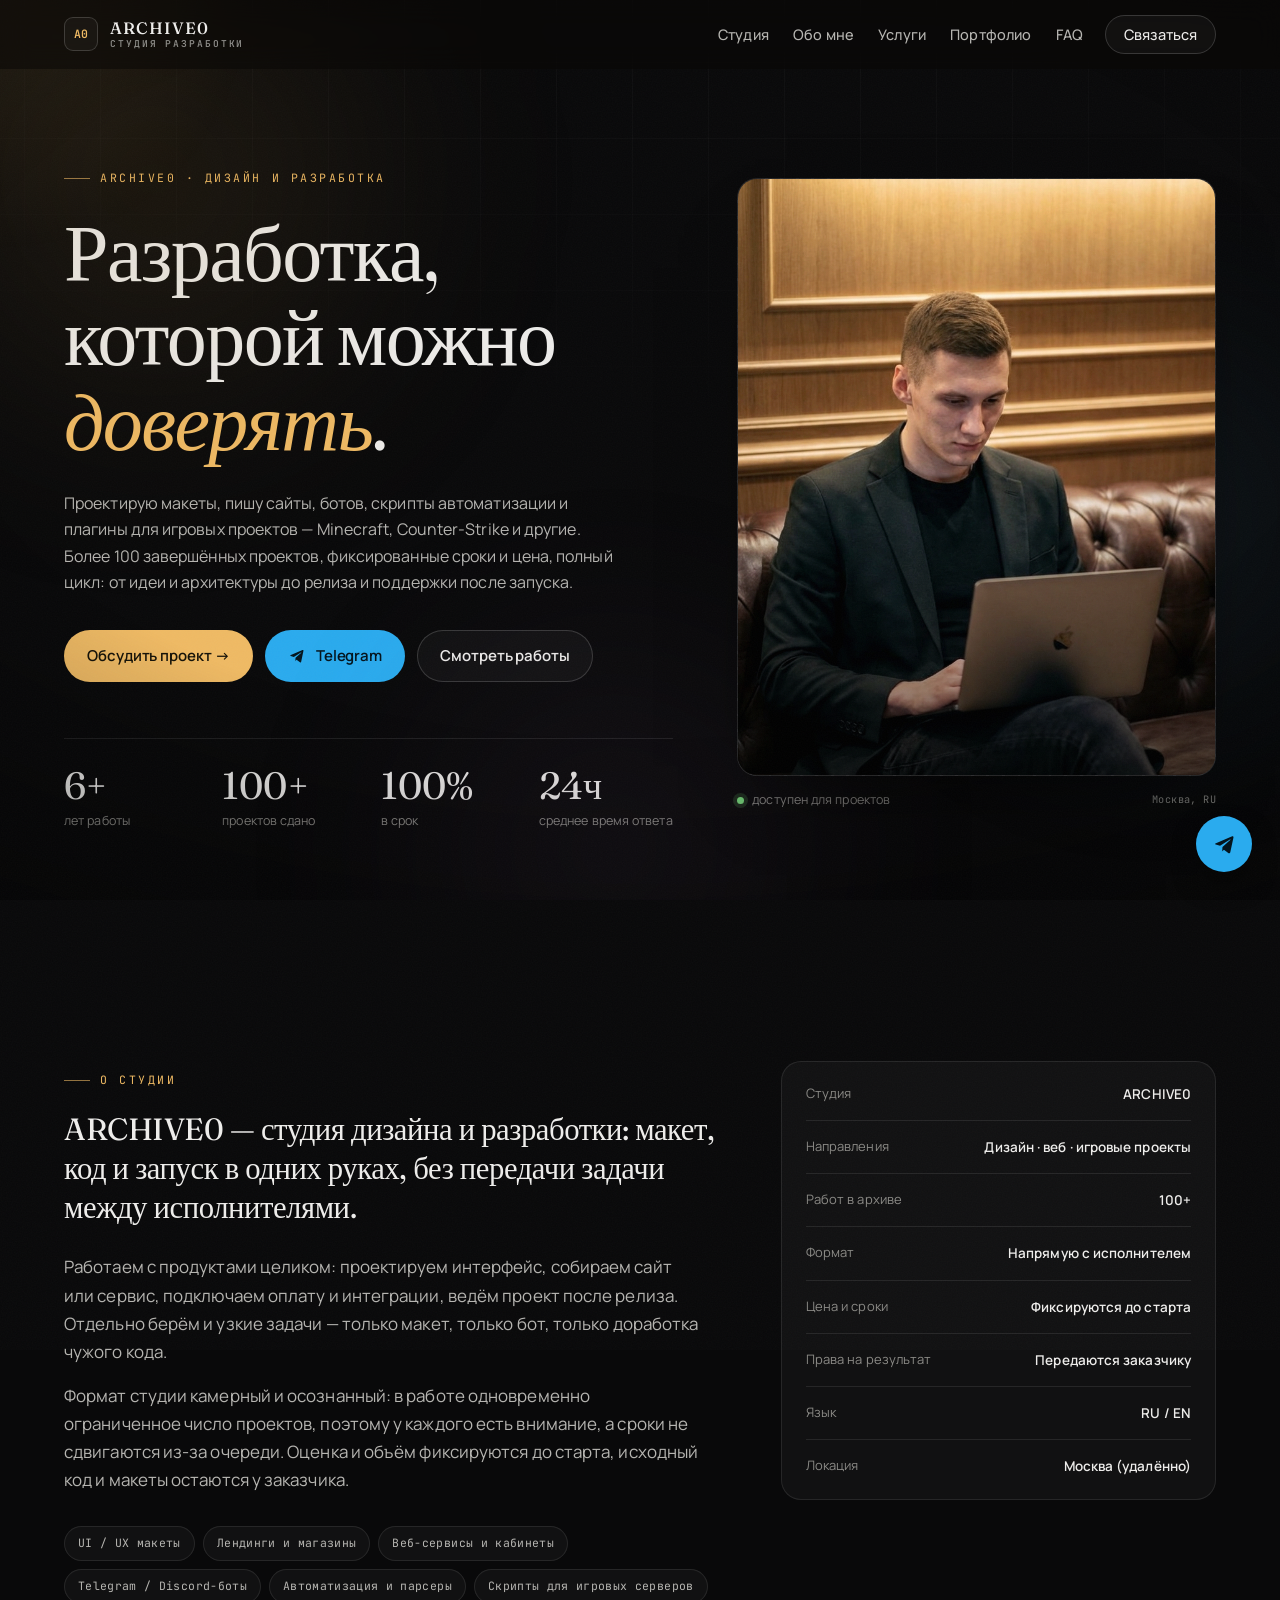
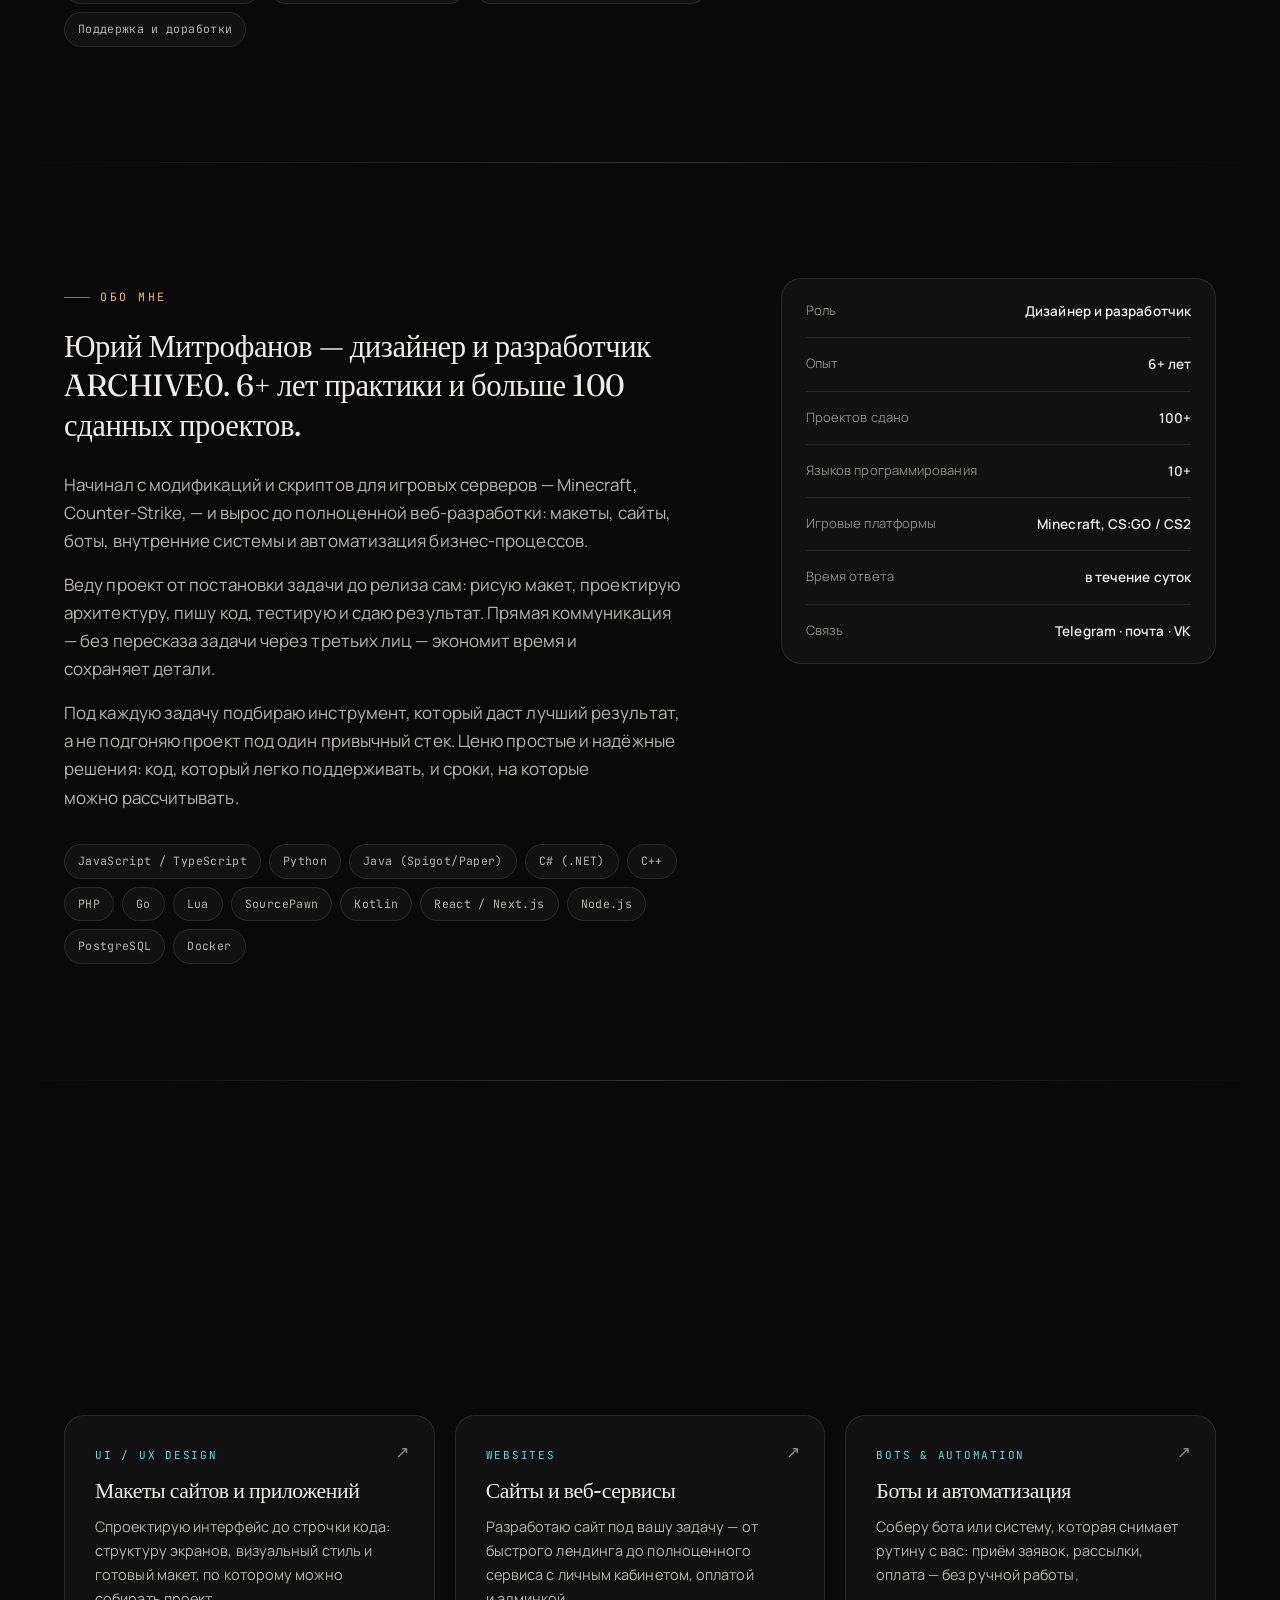
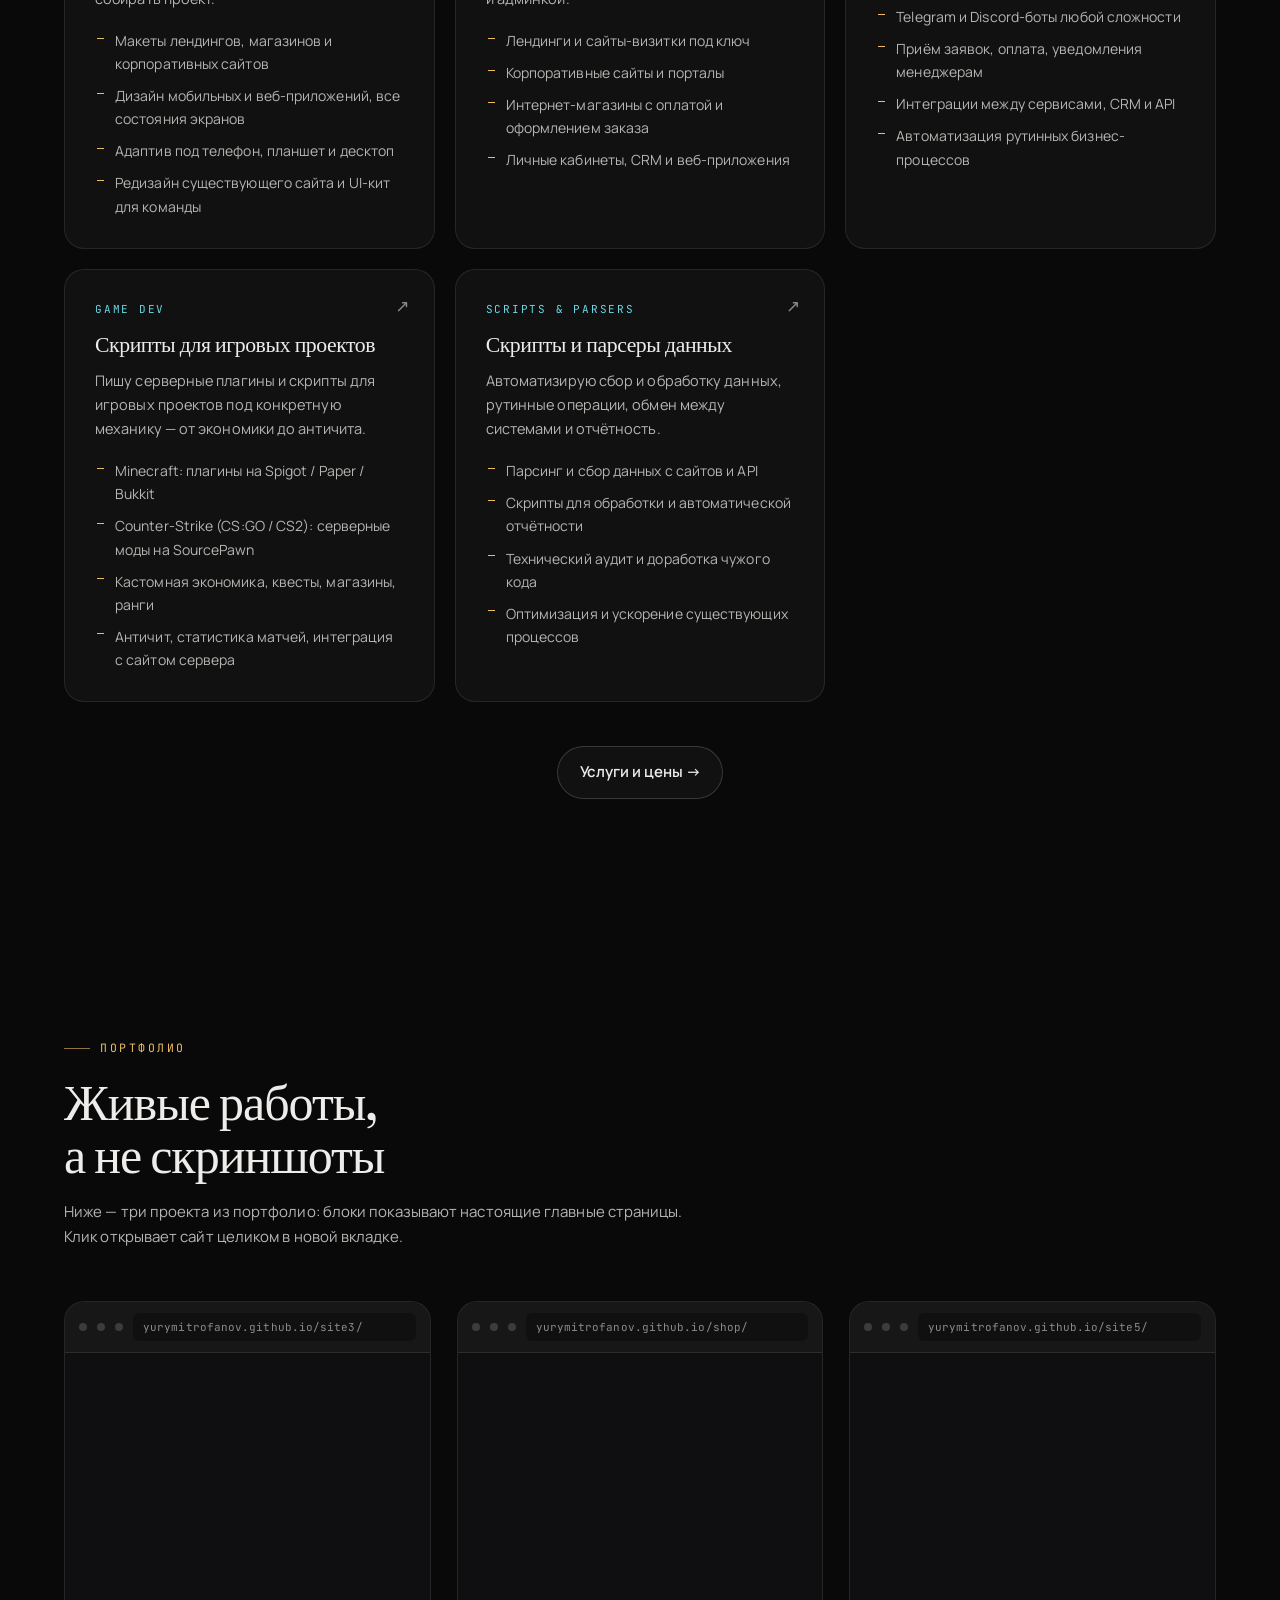
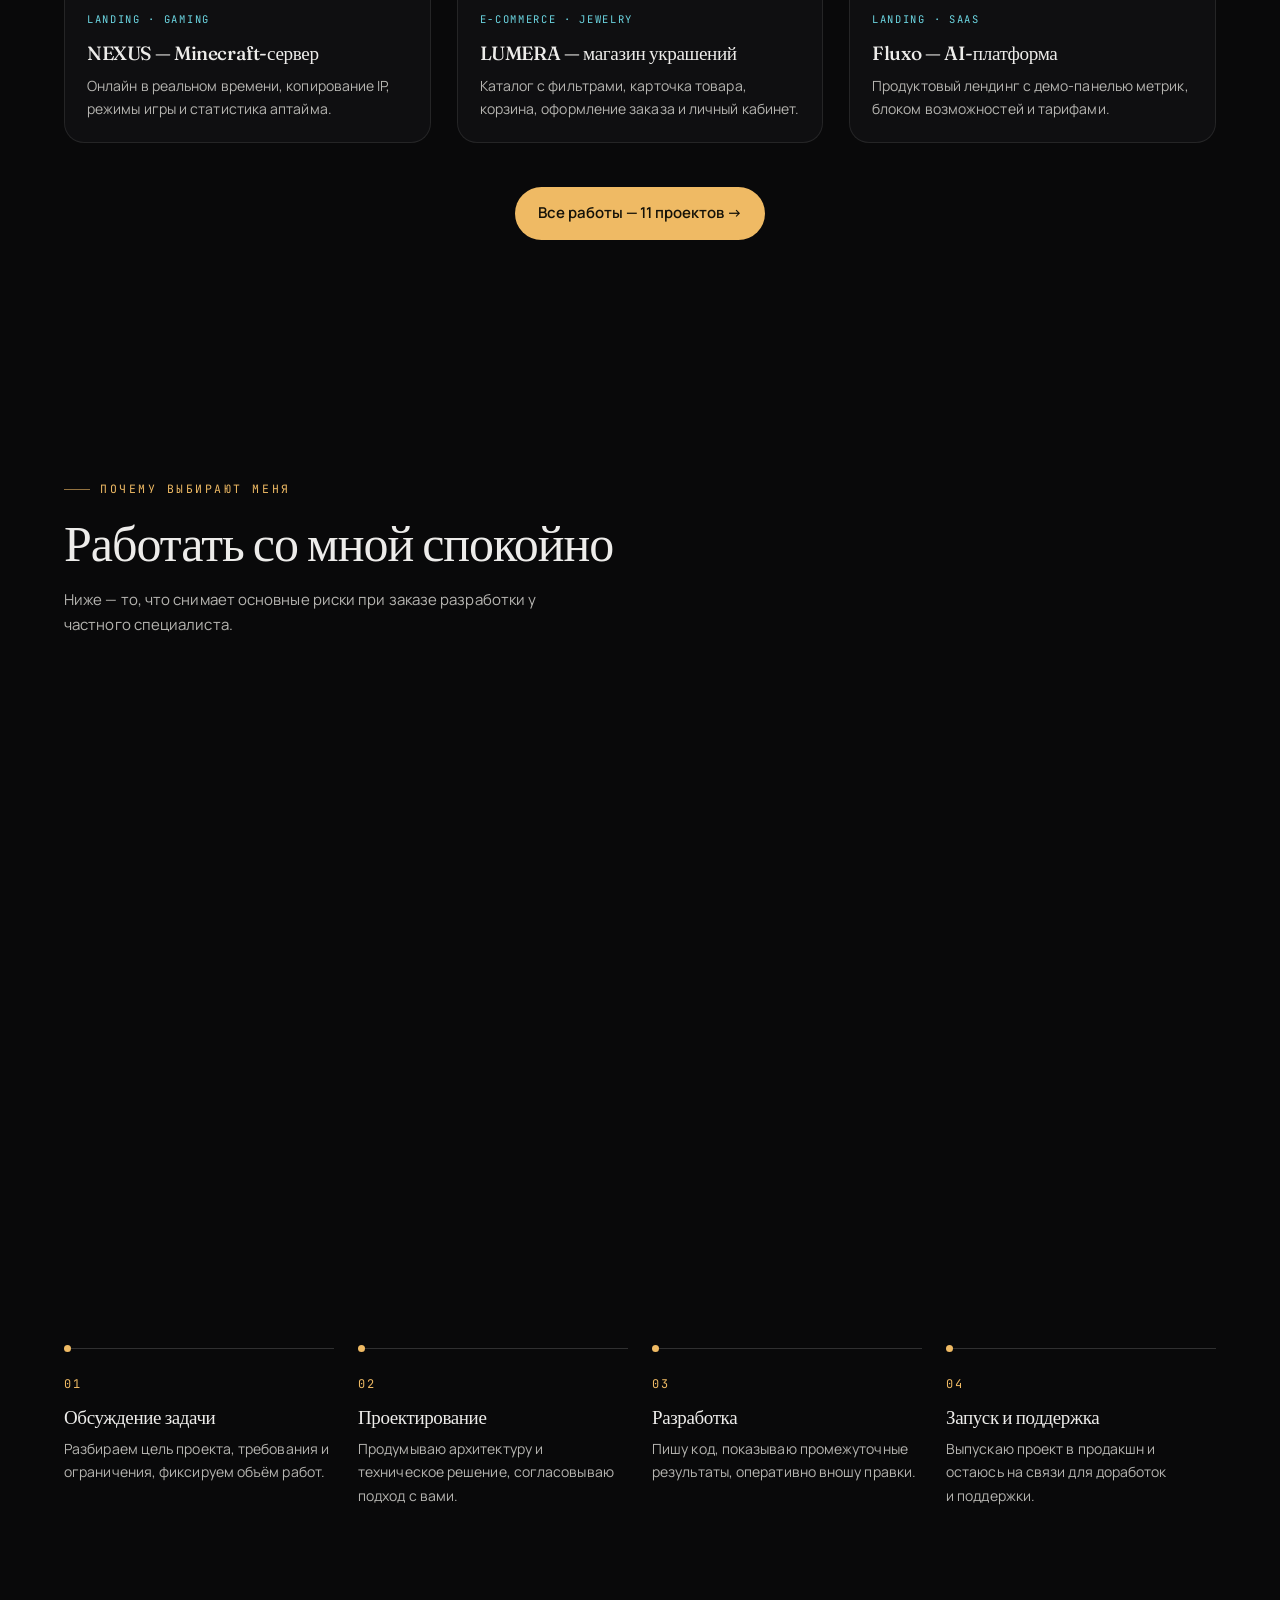
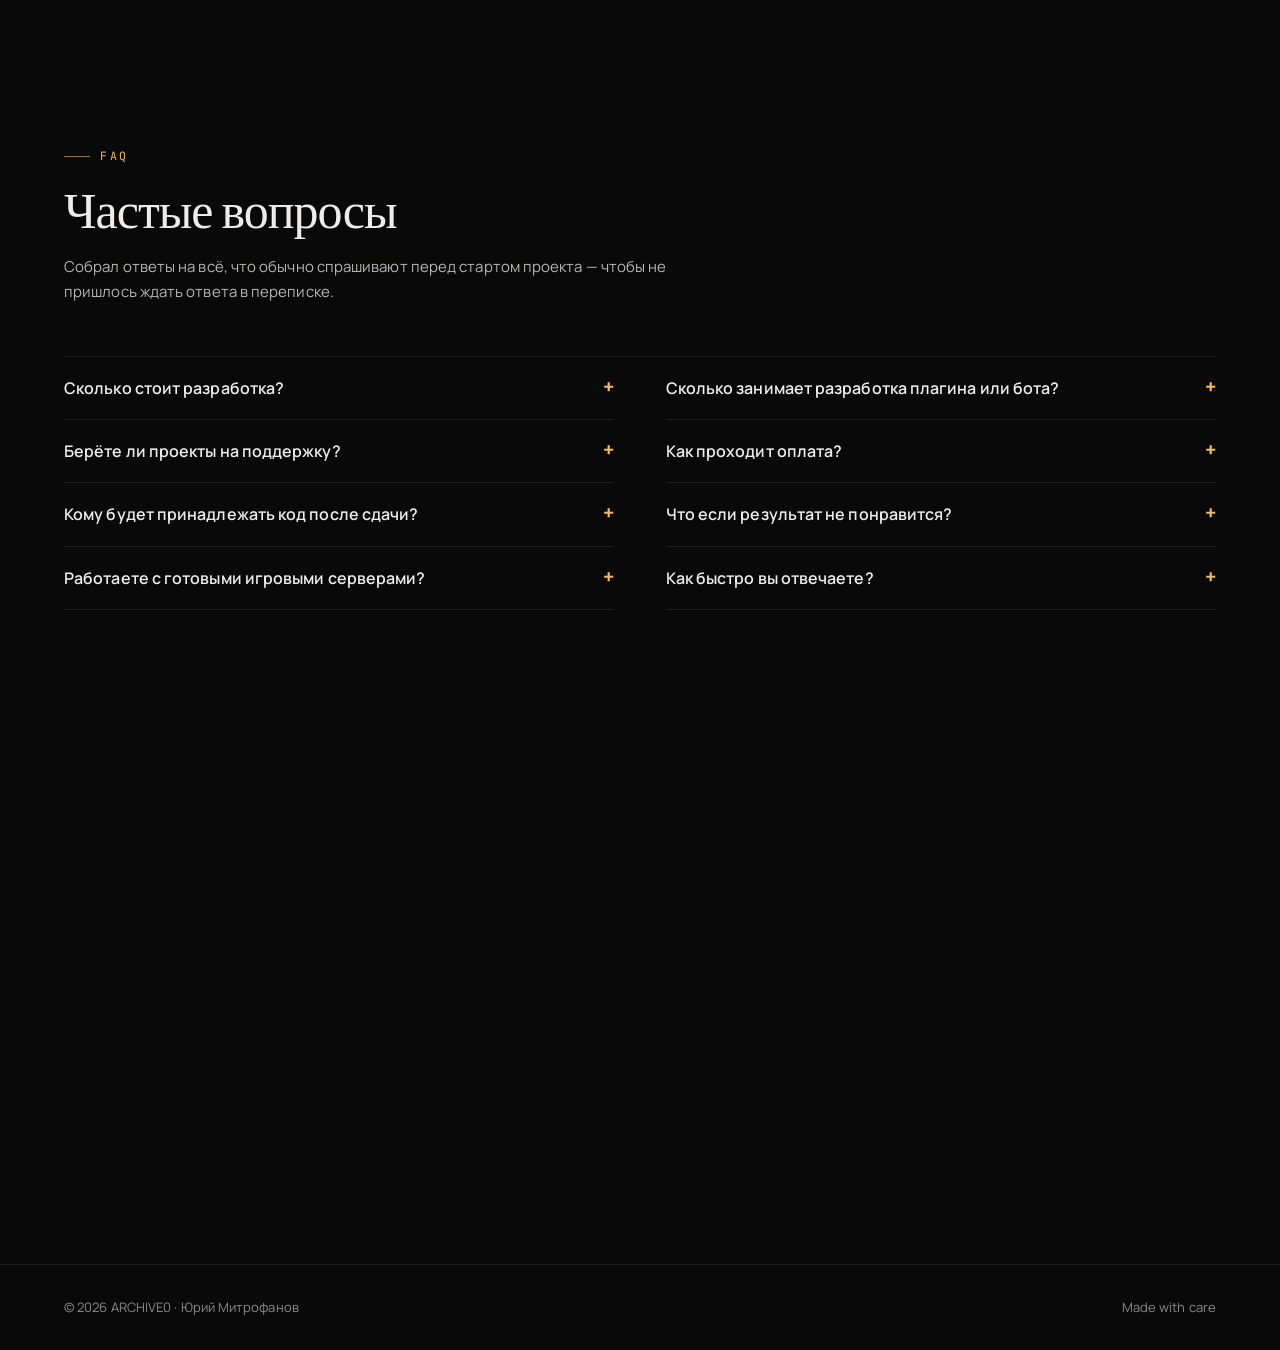
<file: index.html>
<!DOCTYPE html>
<html lang="ru">
<head>
<meta charset="UTF-8">
<meta name="viewport" content="width=device-width, initial-scale=1.0">
<title>ARCHIVE0 — студия разработки и дизайна</title>
<meta name="description" content="ARCHIVE0 — студия разработки и дизайна Юрия Митрофанова: макеты, сайты, боты, автоматизация и скрипты для игровых проектов. 100+ работ, фиксированные цена и сроки.">
<link rel="preconnect" href="https://fonts.googleapis.com">
<link rel="preconnect" href="https://fonts.gstatic.com" crossorigin>
<link href="https://fonts.googleapis.com/css2?family=Fraunces:opsz,wght@9..144,300;9..144,400;9..144,500;9..144,600;9..144,700&family=Manrope:wght@300;400;500;600;700&family=JetBrains+Mono:wght@400;500&display=swap" rel="stylesheet">
<link rel="stylesheet" href="assets/css/base.css">
<link rel="stylesheet" href="assets/css/background.css">
<link rel="stylesheet" href="assets/css/layout.css">
<link rel="stylesheet" href="assets/css/nav.css">
<link rel="stylesheet" href="assets/css/buttons.css">
<link rel="stylesheet" href="assets/css/hero.css">
<link rel="stylesheet" href="assets/css/about.css">
<link rel="stylesheet" href="assets/css/services.css">
<link rel="stylesheet" href="assets/css/portfolio.css">
<link rel="stylesheet" href="assets/css/faq.css">
<link rel="stylesheet" href="assets/css/contact.css">
<link rel="stylesheet" href="assets/css/footer.css">
<link rel="stylesheet" href="assets/css/animations.css">
<link rel="stylesheet" href="assets/css/responsive.css">
<script>document.documentElement.classList.add('js');</script>
</head>
<body>

<div class="bg-anim" aria-hidden="true"><span class="b1"></span><span class="b2"></span><span class="b3"></span></div>
<div class="grain" aria-hidden="true"></div>
<div class="glow" id="glow" aria-hidden="true"></div>

<nav id="nav">
  <div class="wrap">
    <a href="index.html" class="brand">
      <span class="seal">A0</span>
      <span class="brand-text"><span class="brand-name">ARCHIVE0</span><span class="brand-sub">студия разработки</span></span>
    </a>
    <ul>
      <li><a href="#about">Студия</a></li>
      <li><a href="#me">Обо мне</a></li>
      <li><a href="uslugi.html">Услуги</a></li>
      <li><a href="portfolio.html">Портфолио</a></li>
      <li><a href="#faq">FAQ</a></li>
      <li><a href="#contact" class="nav-cta">Связаться</a></li>
    </ul>
    <button class="nav-toggle" id="navToggle" aria-label="Меню"><span></span><span></span><span></span></button>
  </div>
</nav>

<div class="mobile-menu" id="mobileMenu">
  <a href="#about">О студии</a>
  <a href="#me">Обо мне</a>
  <a href="uslugi.html">Услуги</a>
  <a href="portfolio.html">Портфолио</a>
  <a href="#faq">FAQ</a>
  <a href="#contact" class="nav-cta">Связаться</a>
</div>

<header class="hero">
  <div class="wrap">
    <div class="hero-copy reveal">
      <div class="eyebrow">ARCHIVE0 · дизайн и разработка</div>
      <h1>Разработка,<br>которой можно<br><em>доверять</em>.</h1>
      <p class="lede">Проектирую макеты, пишу сайты, ботов, скрипты автоматизации и плагины для игровых проектов — Minecraft, Counter-Strike и другие. Более 100 завершённых проектов, фиксированные сроки и цена, полный цикл: от идеи и архитектуры до релиза и поддержки после запуска.</p>
      <div class="hero-actions">
        <a href="#contact" class="btn btn-primary">Обсудить проект →</a>
        <a href="https://t.me/neizvestny21" target="_blank" rel="noopener" class="btn btn-tg">
          <svg viewBox="0 0 24 24" fill="currentColor"><path d="M9.78 18.65l.28-4.23 7.68-6.92c.34-.31-.07-.46-.52-.19L7.74 13.3 3.64 12c-.88-.25-.89-.86.2-1.3L19.4 4.13c.73-.33 1.43.18 1.15 1.3l-2.99 14.1c-.21.98-.8 1.22-1.62.76l-4.47-3.3-2.16 2.08c-.24.24-.44.44-.9.44z"/></svg>
          Telegram
        </a>
        <a href="portfolio.html" class="btn btn-ghost">Смотреть работы</a>
      </div>
      <div class="hero-stats">
        <div>
          <div class="stat-num" data-count="6" data-suffix="+">0</div>
          <div class="stat-label">лет работы</div>
        </div>
        <div>
          <div class="stat-num" data-count="100" data-suffix="+">0</div>
          <div class="stat-label">проектов сдано</div>
        </div>
        <div>
          <div class="stat-num" data-count="100" data-suffix="%">0%</div>
          <div class="stat-label">в срок</div>
        </div>
        <div>
          <div class="stat-num" data-count="24" data-suffix="ч">0</div>
          <div class="stat-label">среднее время ответа</div>
        </div>
      </div>
    </div>
    <div class="hero-frame reveal">
      <div class="frame-plate" id="tiltCard">
        <img src="assets/img/hero.jpg" alt="Юрий Митрофанов — дизайнер и разработчик ARCHIVE0" width="768" height="1376" decoding="async">
      </div>
      <div class="plate-caption">
        <span><span class="dot"></span>доступен для проектов</span>
        <span class="mono">Москва, RU</span>
      </div>
    </div>
  </div>
</header>

<section class="about" id="about">
  <div class="wrap">
    <div class="about-main reveal">
      <div class="eyebrow">О студии</div>
      <p class="about-lead" style="margin-top:20px;">ARCHIVE0 — студия дизайна и разработки: макет, код и запуск в одних руках, без передачи задачи между исполнителями.</p>
      <div class="about-body">
        <p>Работаем с продуктами целиком: проектируем интерфейс, собираем сайт или сервис, подключаем оплату и интеграции, ведём проект после релиза. Отдельно берём и узкие задачи — только макет, только бот, только доработка чужого кода.</p>
        <p>Формат студии камерный и осознанный: в работе одновременно ограниченное число проектов, поэтому у каждого есть внимание, а сроки не сдвигаются из-за очереди. Оценка и объём фиксируются до старта, исходный код и макеты остаются у заказчика.</p>
      </div>
      <div class="stack-list">
        <span class="stack-tag">UI / UX макеты</span>
        <span class="stack-tag">Лендинги и магазины</span>
        <span class="stack-tag">Веб-сервисы и кабинеты</span>
        <span class="stack-tag">Telegram / Discord-боты</span>
        <span class="stack-tag">Автоматизация и парсеры</span>
        <span class="stack-tag">Скрипты для игровых серверов</span>
        <span class="stack-tag">Поддержка и доработки</span>
      </div>
    </div>
    <div class="about-side reveal">
      <div class="side-row"><span class="k">Студия</span><span class="v">ARCHIVE0</span></div>
      <div class="side-row"><span class="k">Направления</span><span class="v">Дизайн · веб · игровые проекты</span></div>
      <div class="side-row"><span class="k">Работ в архиве</span><span class="v">100+</span></div>
      <div class="side-row"><span class="k">Формат</span><span class="v">Напрямую с исполнителем</span></div>
      <div class="side-row"><span class="k">Цена и сроки</span><span class="v">Фиксируются до старта</span></div>
      <div class="side-row"><span class="k">Права на результат</span><span class="v">Передаются заказчику</span></div>
      <div class="side-row"><span class="k">Язык</span><span class="v">RU / EN</span></div>
      <div class="side-row"><span class="k">Локация</span><span class="v">Москва (удалённо)</span></div>
    </div>
  </div>
</section>

<div class="divider"></div>

<section class="about" id="me">
  <div class="wrap">
    <div class="about-main reveal">
      <div class="eyebrow">Обо мне</div>
      <p class="about-lead" style="margin-top:20px;">Юрий Митрофанов — дизайнер и разработчик ARCHIVE0. 6+ лет практики и больше 100 сданных проектов.</p>
      <div class="about-body">
        <p>Начинал с модификаций и скриптов для игровых серверов — Minecraft, Counter-Strike, — и вырос до полноценной веб-разработки: макеты, сайты, боты, внутренние системы и автоматизация бизнес-процессов.</p>
        <p>Веду проект от постановки задачи до релиза сам: рисую макет, проектирую архитектуру, пишу код, тестирую и сдаю результат. Прямая коммуникация — без пересказа задачи через третьих лиц — экономит время и сохраняет детали.</p>
        <p>Под каждую задачу подбираю инструмент, который даст лучший результат, а не подгоняю проект под один привычный стек. Ценю простые и надёжные решения: код, который легко поддерживать, и сроки, на которые можно рассчитывать.</p>
      </div>
      <div class="stack-list">
        <span class="stack-tag">JavaScript / TypeScript</span>
        <span class="stack-tag">Python</span>
        <span class="stack-tag">Java (Spigot/Paper)</span>
        <span class="stack-tag">C# (.NET)</span>
        <span class="stack-tag">C++</span>
        <span class="stack-tag">PHP</span>
        <span class="stack-tag">Go</span>
        <span class="stack-tag">Lua</span>
        <span class="stack-tag">SourcePawn</span>
        <span class="stack-tag">Kotlin</span>
        <span class="stack-tag">React / Next.js</span>
        <span class="stack-tag">Node.js</span>
        <span class="stack-tag">PostgreSQL</span>
        <span class="stack-tag">Docker</span>
      </div>
    </div>
    <div class="about-side reveal">
      <div class="side-row"><span class="k">Роль</span><span class="v">Дизайнер и разработчик</span></div>
      <div class="side-row"><span class="k">Опыт</span><span class="v">6+ лет</span></div>
      <div class="side-row"><span class="k">Проектов сдано</span><span class="v">100+</span></div>
      <div class="side-row"><span class="k">Языков программирования</span><span class="v">10+</span></div>
      <div class="side-row"><span class="k">Игровые платформы</span><span class="v">Minecraft, CS:GO / CS2</span></div>
      <div class="side-row"><span class="k">Время ответа</span><span class="v">в течение суток</span></div>
      <div class="side-row"><span class="k">Связь</span><span class="v">Telegram · почта · VK</span></div>
    </div>
  </div>
</section>

<div class="divider"></div>

<section class="services" id="services">
  <div class="wrap">
    <div class="sec-head reveal">
      <div class="eyebrow">Услуги</div>
      <h2>Что я делаю</h2>
      <p>Беру задачу целиком — от идеи и технического решения до запуска, приёмки и поддержки. Работаю по фиксированной цене и срокам, которые прописаны заранее.</p>
    </div>
    <div class="service-grid reveal stagger">
      <div class="service-card">
        <span class="arrow" aria-hidden="true">↗</span>
        <div class="service-tag">ui / ux design</div>
        <h3>Макеты сайтов и приложений</h3>
        <p>Спроектирую интерфейс до строчки кода: структуру экранов, визуальный стиль и готовый макет, по которому можно собирать проект.</p>
        <ul>
          <li>Макеты лендингов, магазинов и корпоративных сайтов</li>
          <li>Дизайн мобильных и веб-приложений, все состояния экранов</li>
          <li>Адаптив под телефон, планшет и десктоп</li>
          <li>Редизайн существующего сайта и UI-кит для команды</li>
        </ul>
      </div>
      <div class="service-card">
        <span class="arrow" aria-hidden="true">↗</span>
        <div class="service-tag">websites</div>
        <h3>Сайты и веб-сервисы</h3>
        <p>Разработаю сайт под вашу задачу — от быстрого лендинга до полноценного сервиса с личным кабинетом, оплатой и админкой.</p>
        <ul>
          <li>Лендинги и сайты-визитки под ключ</li>
          <li>Корпоративные сайты и порталы</li>
          <li>Интернет-магазины с оплатой и оформлением заказа</li>
          <li>Личные кабинеты, CRM и веб-приложения</li>
        </ul>
      </div>
      <div class="service-card">
        <span class="arrow" aria-hidden="true">↗</span>
        <div class="service-tag">bots &amp; automation</div>
        <h3>Боты и автоматизация</h3>
        <p>Соберу бота или систему, которая снимает рутину с вас: приём заявок, рассылки, оплата — без ручной работы.</p>
        <ul>
          <li>Telegram и Discord-боты любой сложности</li>
          <li>Приём заявок, оплата, уведомления менеджерам</li>
          <li>Интеграции между сервисами, CRM и API</li>
          <li>Автоматизация рутинных бизнес-процессов</li>
        </ul>
      </div>
      <div class="service-card">
        <span class="arrow" aria-hidden="true">↗</span>
        <div class="service-tag">game dev</div>
        <h3>Скрипты для игровых проектов</h3>
        <p>Пишу серверные плагины и скрипты для игровых проектов под конкретную механику — от экономики до античита.</p>
        <ul>
          <li>Minecraft: плагины на Spigot / Paper / Bukkit</li>
          <li>Counter-Strike (CS:GO / CS2): серверные моды на SourcePawn</li>
          <li>Кастомная экономика, квесты, магазины, ранги</li>
          <li>Античит, статистика матчей, интеграция с сайтом сервера</li>
        </ul>
      </div>
      <div class="service-card">
        <span class="arrow" aria-hidden="true">↗</span>
        <div class="service-tag">scripts &amp; parsers</div>
        <h3>Скрипты и парсеры данных</h3>
        <p>Автоматизирую сбор и обработку данных, рутинные операции, обмен между системами и отчётность.</p>
        <ul>
          <li>Парсинг и сбор данных с сайтов и API</li>
          <li>Скрипты для обработки и автоматической отчётности</li>
          <li>Технический аудит и доработка чужого кода</li>
          <li>Оптимизация и ускорение существующих процессов</li>
        </ul>
      </div>
    </div>
    <div class="work-more">
      <a href="uslugi.html" class="btn btn-ghost">Услуги и цены →</a>
    </div>
  </div>
</section>

<section id="work">
  <div class="wrap">
    <div class="sec-head reveal">
      <div class="eyebrow">Портфолио</div>
      <h2>Живые работы, а не скриншоты</h2>
      <p>Ниже — три проекта из портфолио: блоки показывают настоящие главные страницы. Клик открывает сайт целиком в новой вкладке.</p>
    </div>
    <div class="work-grid">

      <article class="work-card">
        <a class="work-link" href="https://yurymitrofanov.github.io/site3/" target="_blank" rel="noopener">
          <div class="work-chrome"><i></i><i></i><i></i><span class="url">yurymitrofanov.github.io/site3/</span></div>
          <div class="work-frame">
            <span class="skeleton">загрузка превью</span>
            <iframe data-src="https://yurymitrofanov.github.io/site3/" data-w="1440" title="Превью сайта NEXUS" loading="lazy" tabindex="-1" scrolling="no" sandbox="allow-scripts allow-same-origin"></iframe>
            <span class="work-open"><span>Открыть сайт</span><span aria-hidden="true">↗</span></span>
          </div>
          <div class="work-body">
            <span class="case-tag">Landing · Gaming</span>
            <h3>NEXUS — Minecraft-сервер</h3>
            <p>Онлайн в реальном времени, копирование IP, режимы игры и статистика аптайма.</p>
          </div>
        </a>
      </article>

      <article class="work-card">
        <a class="work-link" href="https://yurymitrofanov.github.io/shop/" target="_blank" rel="noopener">
          <div class="work-chrome"><i></i><i></i><i></i><span class="url">yurymitrofanov.github.io/shop/</span></div>
          <div class="work-frame">
            <span class="skeleton">загрузка превью</span>
            <iframe data-src="https://yurymitrofanov.github.io/shop/" data-w="1440" title="Превью магазина LUMERA" loading="lazy" tabindex="-1" scrolling="no" sandbox="allow-scripts allow-same-origin"></iframe>
            <span class="work-open"><span>Открыть сайт</span><span aria-hidden="true">↗</span></span>
          </div>
          <div class="work-body">
            <span class="case-tag">E-commerce · Jewelry</span>
            <h3>LUMERA — магазин украшений</h3>
            <p>Каталог с фильтрами, карточка товара, корзина, оформление заказа и личный кабинет.</p>
          </div>
        </a>
      </article>

      <article class="work-card">
        <a class="work-link" href="https://yurymitrofanov.github.io/site5/" target="_blank" rel="noopener">
          <div class="work-chrome"><i></i><i></i><i></i><span class="url">yurymitrofanov.github.io/site5/</span></div>
          <div class="work-frame">
            <span class="skeleton">загрузка превью</span>
            <iframe data-src="https://yurymitrofanov.github.io/site5/" data-w="1440" title="Превью сайта Fluxo" loading="lazy" tabindex="-1" scrolling="no" sandbox="allow-scripts allow-same-origin"></iframe>
            <span class="work-open"><span>Открыть сайт</span><span aria-hidden="true">↗</span></span>
          </div>
          <div class="work-body">
            <span class="case-tag">Landing · SaaS</span>
            <h3>Fluxo — AI-платформа</h3>
            <p>Продуктовый лендинг с демо-панелью метрик, блоком возможностей и тарифами.</p>
          </div>
        </a>
      </article>

    </div>
    <div class="work-more">
      <a href="portfolio.html" class="btn btn-primary">Все работы — 11 проектов →</a>
    </div>
  </div>
</section>

<section class="guarantees" id="guarantees">
  <div class="wrap">
    <div class="sec-head reveal">
      <div class="eyebrow">Почему выбирают меня</div>
      <h2>Работать со мной спокойно</h2>
      <p>Ниже — то, что снимает основные риски при заказе разработки у частного специалиста.</p>
    </div>
    <div class="guar-grid reveal stagger">
      <div class="guar-card">
        <div class="guar-num">01</div>
        <h3>Фиксированная цена</h3>
        <p>Стоимость и объём работ фиксируются до старта — никаких доплат «за неучтённое» в процессе.</p>
      </div>
      <div class="guar-card">
        <div class="guar-num">02</div>
        <h3>Сроки в договоре</h3>
        <p>Дедлайны согласуются заранее и соблюдаются: 100% проектов сдано в срок.</p>
      </div>
      <div class="guar-card">
        <div class="guar-num">03</div>
        <h3>Код принадлежит вам</h3>
        <p>После оплаты вы получаете полные права и исходный код проекта — без скрытых зависимостей.</p>
      </div>
      <div class="guar-card">
        <div class="guar-num">04</div>
        <h3>Поддержка после запуска</h3>
        <p>Остаюсь на связи и помогаю с доработками уже после сдачи проекта в продакшн.</p>
      </div>
    </div>
  </div>
</section>

<section id="process">
  <div class="wrap">
    <div class="sec-head reveal">
      <div class="eyebrow">Как проходит работа</div>
      <h2>Процесс в четыре шага</h2>
      <p>Прозрачный процесс без лишней бюрократии — вы всегда знаете, на каком этапе проект.</p>
    </div>
    <div class="process-list reveal stagger">
      <div class="process-step">
        <div class="process-num">01</div>
        <h3>Обсуждение задачи</h3>
        <p>Разбираем цель проекта, требования и ограничения, фиксируем объём работ.</p>
      </div>
      <div class="process-step">
        <div class="process-num">02</div>
        <h3>Проектирование</h3>
        <p>Продумываю архитектуру и техническое решение, согласовываю подход с вами.</p>
      </div>
      <div class="process-step">
        <div class="process-num">03</div>
        <h3>Разработка</h3>
        <p>Пишу код, показываю промежуточные результаты, оперативно вношу правки.</p>
      </div>
      <div class="process-step">
        <div class="process-num">04</div>
        <h3>Запуск и поддержка</h3>
        <p>Выпускаю проект в продакшн и остаюсь на связи для доработок и поддержки.</p>
      </div>
    </div>
  </div>
</section>

<section id="faq">
  <div class="wrap">
    <div class="sec-head reveal">
      <div class="eyebrow">FAQ</div>
      <h2>Частые вопросы</h2>
      <p>Собрал ответы на всё, что обычно спрашивают перед стартом проекта — чтобы не пришлось ждать ответа в переписке.</p>
    </div>
    <div class="faq-grid reveal">
      <div class="faq-item">
        <div class="faq-q">Сколько стоит разработка?</div>
        <div class="faq-a"><p>Зависит от задачи: сайт-визитка, бот и плагин для сервера оцениваются по-разному. Напишите в Telegram — оценю бесплатно после короткого обсуждения и пришлю фиксированную смету.</p></div>
      </div>
      <div class="faq-item">
        <div class="faq-q">Сколько занимает разработка плагина или бота?</div>
        <div class="faq-a"><p>Небольшой бот или плагин — от нескольких дней. Сложные проекты с интеграциями — от двух-трёх недель. Сроки фиксируются на старте и прописываются в договорённости.</p></div>
      </div>
      <div class="faq-item">
        <div class="faq-q">Берёте ли проекты на поддержку?</div>
        <div class="faq-a"><p>Да, поддерживаю и дорабатываю уже готовые проекты — как свои, так и написанные другими разработчиками, включая аудит и исправление багов.</p></div>
      </div>
      <div class="faq-item">
        <div class="faq-q">Как проходит оплата?</div>
        <div class="faq-a"><p>Обычно по этапам: аванс на старте, остаток — после сдачи результата. Условия и способ оплаты обсуждаем индивидуально под проект.</p></div>
      </div>
      <div class="faq-item">
        <div class="faq-q">Кому будет принадлежать код после сдачи?</div>
        <div class="faq-a"><p>Полностью вам. После финальной оплаты передаю весь исходный код и права на проект — можно передать его любому другому разработчику.</p></div>
      </div>
      <div class="faq-item">
        <div class="faq-q">Что если результат не понравится?</div>
        <div class="faq-a"><p>На старте фиксируем техническое задание, поэтому результат соответствует договорённостям. По ходу работы показываю промежуточные версии и вношу правки до утверждения.</p></div>
      </div>
      <div class="faq-item">
        <div class="faq-q">Работаете с готовыми игровыми серверами?</div>
        <div class="faq-a"><p>Да, дорабатываю существующие Minecraft- и CS-серверы: новые плагины, исправление конфликтов, оптимизация под нагрузку и защиту от читеров.</p></div>
      </div>
      <div class="faq-item">
        <div class="faq-q">Как быстро вы отвечаете?</div>
        <div class="faq-a"><p>В среднем в течение суток, чаще — в течение нескольких часов. Быстрее всего написать в Telegram.</p></div>
      </div>
    </div>
  </div>
</section>

<section class="contact" id="contact">
  <div class="wrap">
    <div class="reveal">
      <div class="eyebrow">Контакты</div>
      <h2 style="margin-top:20px;">Обсудим ваш проект?</h2>
      <p class="contact-lede">Расскажите о задаче — отвечу в течение дня, оценю бесплатно и предложу, как лучше подойти к разработке. Фиксированная цена, понятные сроки и код, который остаётся вашим.</p>
      <div class="contact-buttons">
        <a href="https://t.me/neizvestny21" target="_blank" rel="noopener" class="btn btn-tg">
          <svg viewBox="0 0 24 24" fill="currentColor"><path d="M9.78 18.65l.28-4.23 7.68-6.92c.34-.31-.07-.46-.52-.19L7.74 13.3 3.64 12c-.88-.25-.89-.86.2-1.3L19.4 4.13c.73-.33 1.43.18 1.15 1.3l-2.99 14.1c-.21.98-.8 1.22-1.62.76l-4.47-3.3-2.16 2.08c-.24.24-.44.44-.9.44z"/></svg>
          Написать в Telegram
        </a>
        <a href="mailto:neizvestny21@vk.com" class="btn btn-ghost">
          <svg viewBox="0 0 24 24" fill="none" stroke="currentColor" stroke-width="1.6"><rect x="3" y="5" width="18" height="14" rx="1"/><path d="M3 6l9 7 9-7"/></svg>
          Написать на почту
        </a>
      </div>
    </div>
    <div class="contact-links reveal">
      <a class="clink" href="https://t.me/neizvestny21" target="_blank" rel="noopener">
        <span class="label"><svg viewBox="0 0 24 24" fill="currentColor"><path d="M9.78 18.65l.28-4.23 7.68-6.92c.34-.31-.07-.46-.52-.19L7.74 13.3 3.64 12c-.88-.25-.89-.86.2-1.3L19.4 4.13c.73-.33 1.43.18 1.15 1.3l-2.99 14.1c-.21.98-.8 1.22-1.62.76l-4.47-3.3-2.16 2.08c-.24.24-.44.44-.9.44z"/></svg>Telegram</span>
        <span>@neizvestny21</span>
      </a>
      <a class="clink" href="mailto:neizvestny21@vk.com">
        <span class="label"><svg viewBox="0 0 24 24" fill="none" stroke="currentColor" stroke-width="1.6"><rect x="3" y="5" width="18" height="14" rx="1"/><path d="M3 6l9 7 9-7"/></svg>Почта</span>
        <span>neizvestny21@vk.com</span>
      </a>
      <a class="clink" href="https://vk.com/neizvestny_21" target="_blank" rel="noopener">
        <span class="label"><svg viewBox="0 0 24 24" fill="currentColor"><path d="M3 3.5c.3 8 4.6 13 11.5 13h.6v-4.4c2.4.2 4.2 2 5 4.4h3.4c-1-3.6-3.6-5.6-5.2-6.3 1.6-.9 3.9-3.2 4.5-6.2h-3.1c-.8 2.8-3 5-3.9 5.4V4h-3.1v7.4c-.9-.2-2.9-2.5-3.8-7.4H6.7c1 4.6 3.4 7.4 4.9 8.4-.9 0-3.9-.3-5.4-2.9H3z"/></svg>ВКонтакте</span>
        <span>vk.com/neizvestny_21</span>
      </a>
      <a class="clink" href="portfolio.html">
        <span class="label"><svg viewBox="0 0 24 24" fill="none" stroke="currentColor" stroke-width="1.6"><rect x="3" y="4" width="18" height="16" rx="2"/><path d="M3 9h18"/></svg>Портфолио</span>
        <span>11 проектов</span>
      </a>
    </div>
  </div>
</section>

<footer>
  <div class="wrap">
    <span>© 2026 ARCHIVE0 · Юрий Митрофанов</span>
    <span>Made with care</span>
  </div>
</footer>

<a href="https://t.me/neizvestny21" target="_blank" rel="noopener" class="fab" aria-label="Написать в Telegram">
  <svg viewBox="0 0 24 24" fill="currentColor"><path d="M9.78 18.65l.28-4.23 7.68-6.92c.34-.31-.07-.46-.52-.19L7.74 13.3 3.64 12c-.88-.25-.89-.86.2-1.3L19.4 4.13c.73-.33 1.43.18 1.15 1.3l-2.99 14.1c-.21.98-.8 1.22-1.62.76l-4.47-3.3-2.16 2.08c-.24.24-.44.44-.9.44z"/></svg>
</a>

<script src="assets/js/utils.js" defer></script>
<script src="assets/js/nav.js" defer></script>
<script src="assets/js/reveal.js" defer></script>
<script src="assets/js/effects.js" defer></script>
<script src="assets/js/faq.js" defer></script>
<script src="assets/js/previews.js" defer></script>

</body>
</html>
</file>
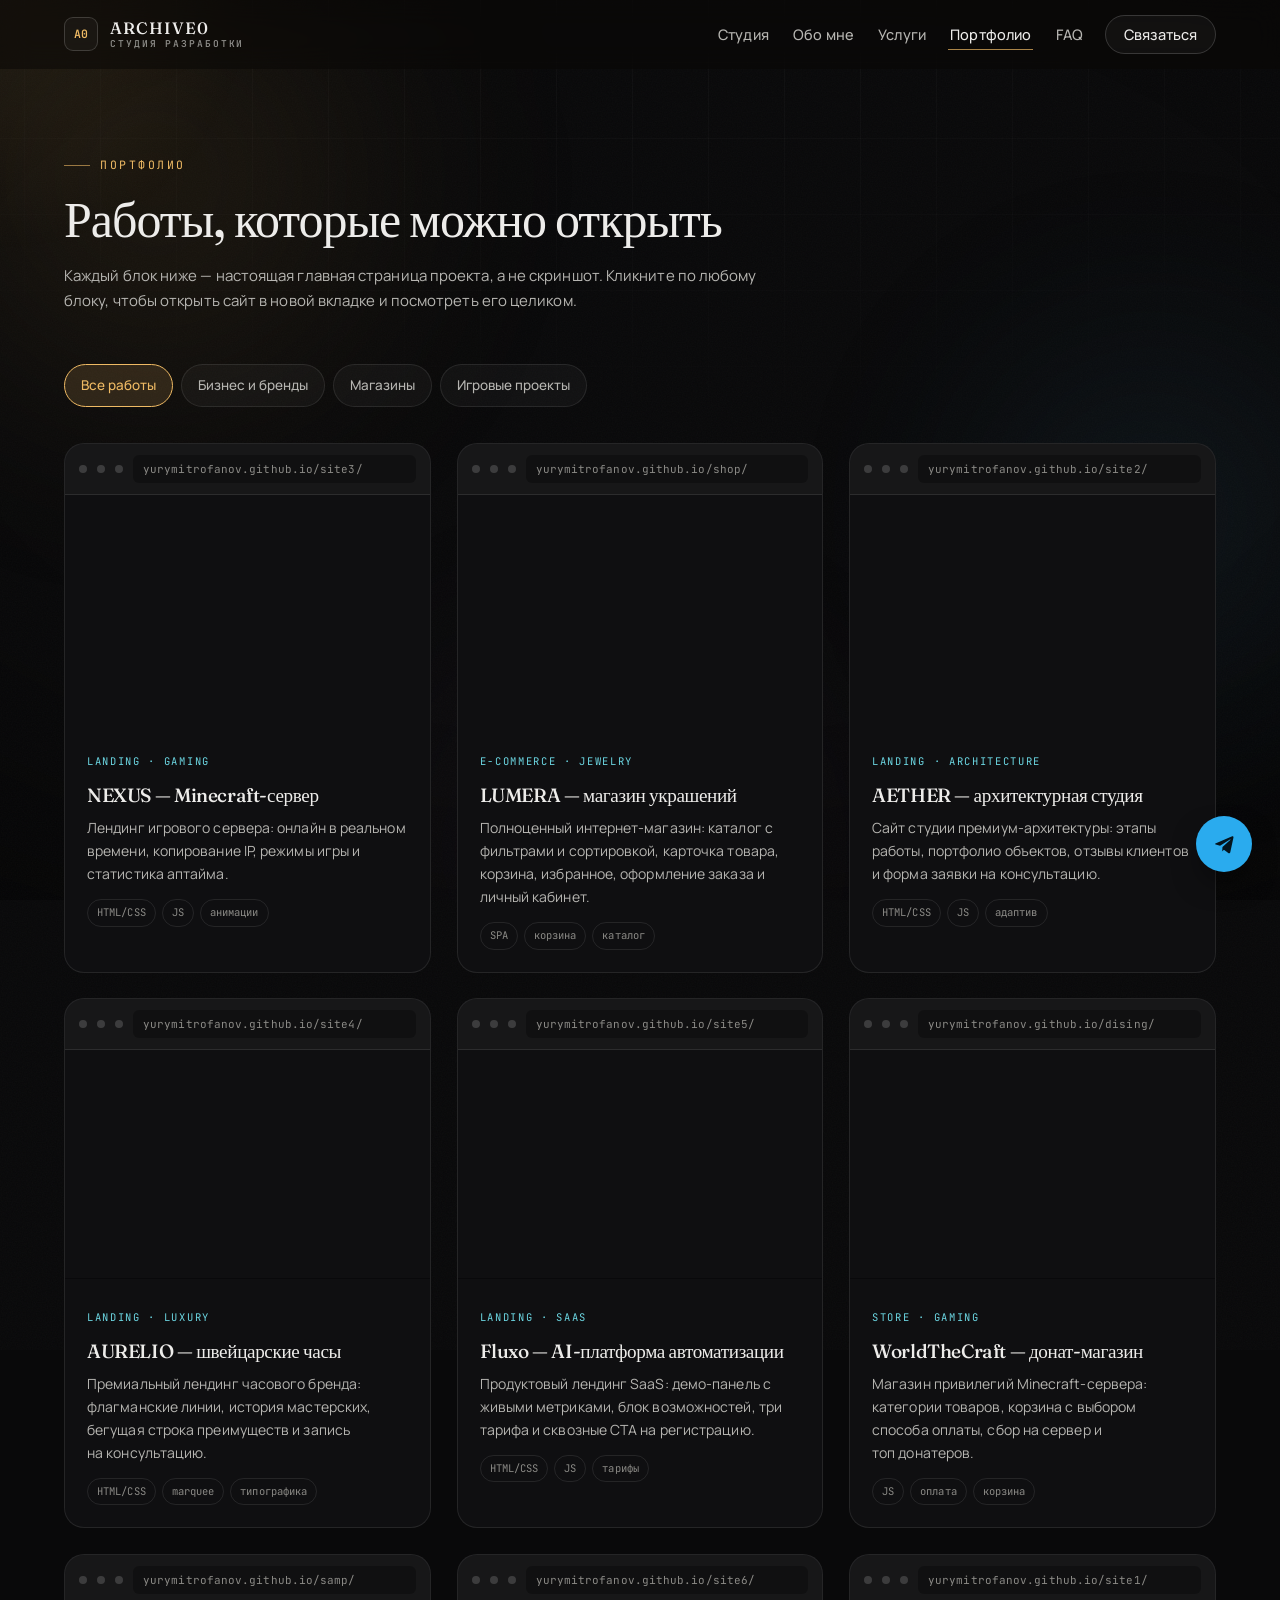
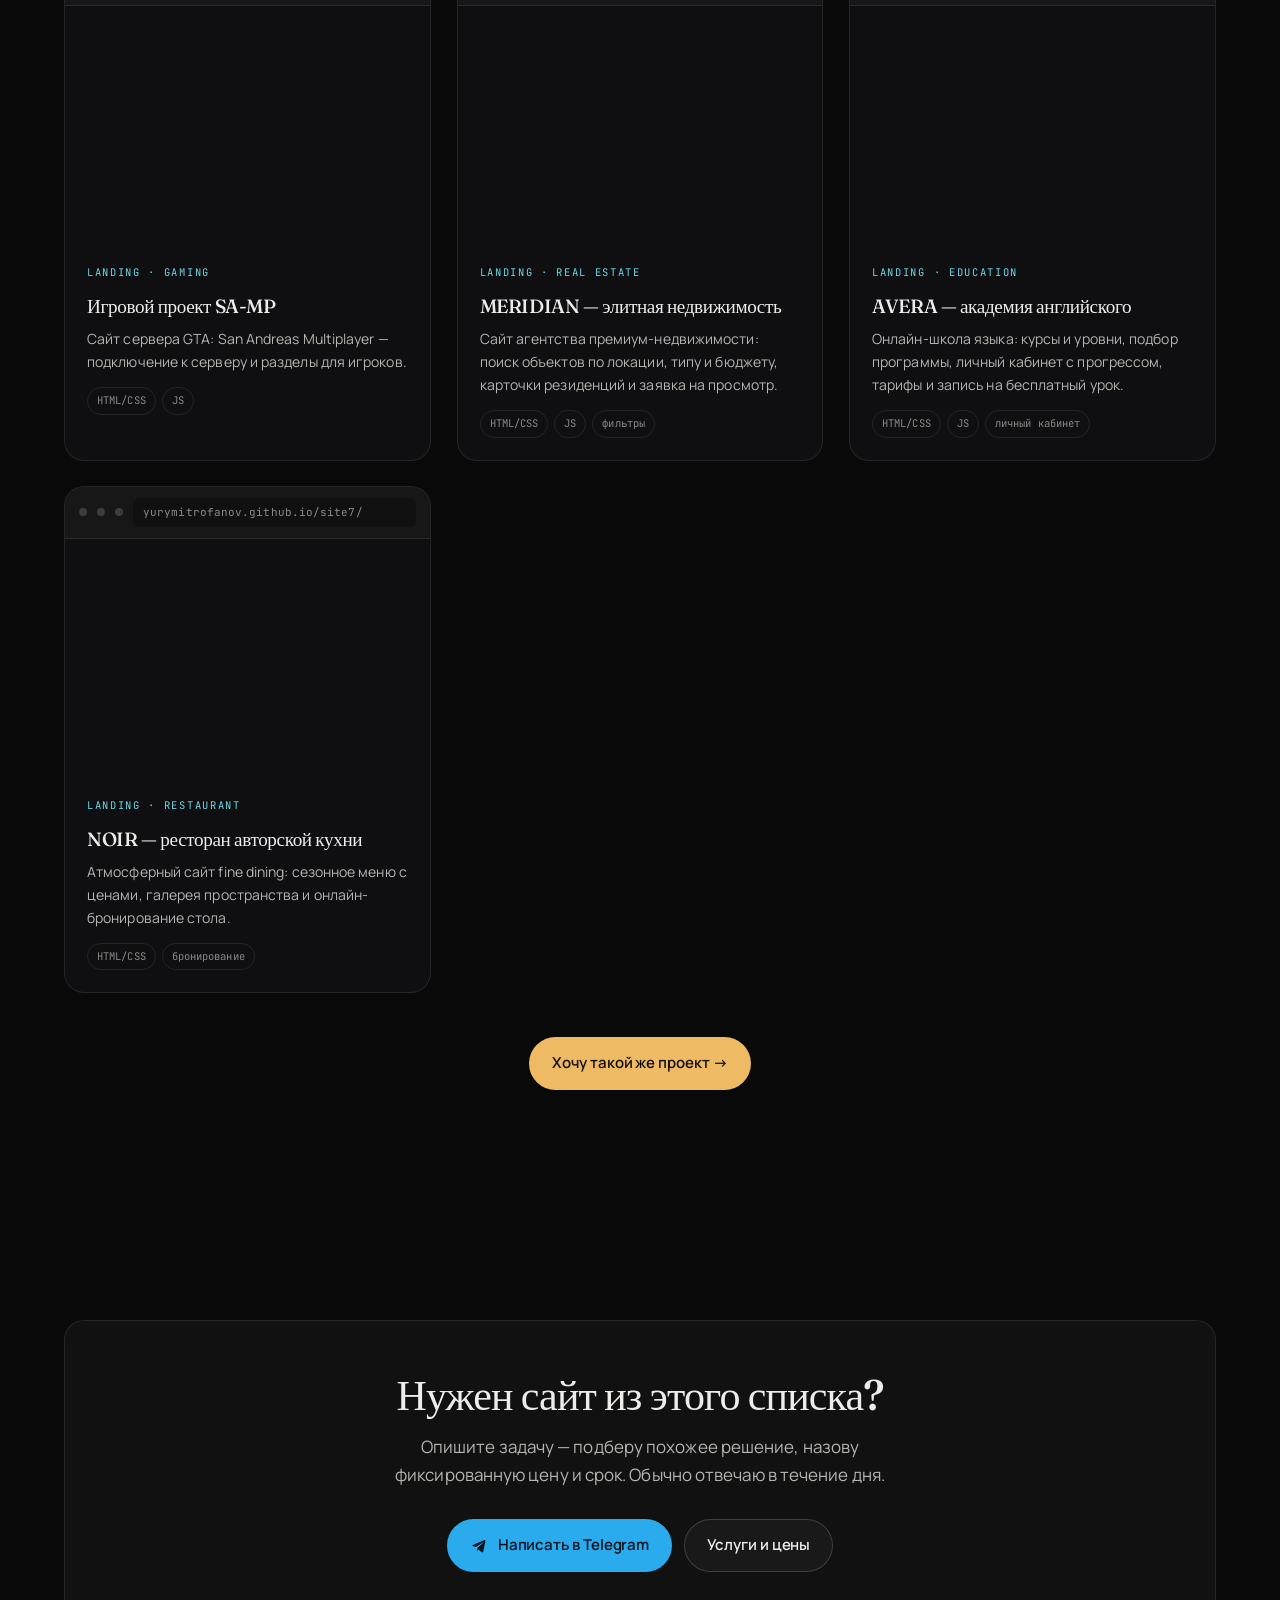
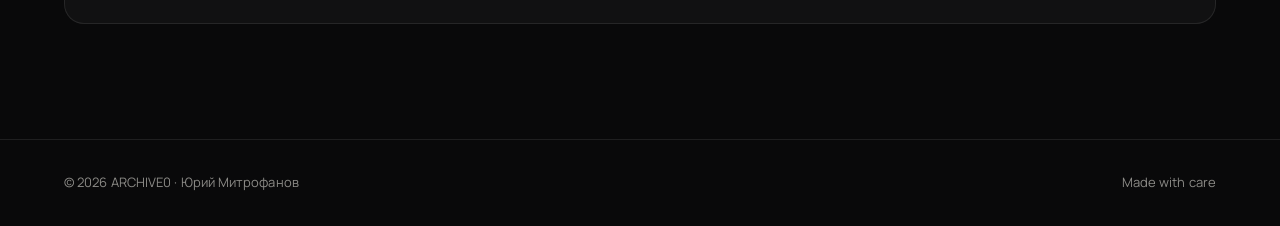
<file: portfolio.html>
<!DOCTYPE html>
<html lang="ru">
<head>
<meta charset="UTF-8">
<meta name="viewport" content="width=device-width, initial-scale=1.0">
<title>Портфолио — ARCHIVE0</title>
<meta name="description" content="Работы студии ARCHIVE0: лендинги, интернет-магазины, сайты игровых серверов и веб-сервисы. Живые превью — кликните, чтобы открыть проект.">
<link rel="preconnect" href="https://fonts.googleapis.com">
<link rel="preconnect" href="https://fonts.gstatic.com" crossorigin>
<link href="https://fonts.googleapis.com/css2?family=Fraunces:opsz,wght@9..144,300;9..144,400;9..144,500;9..144,600;9..144,700&family=Manrope:wght@300;400;500;600;700&family=JetBrains+Mono:wght@400;500&display=swap" rel="stylesheet">
<link rel="stylesheet" href="assets/css/base.css">
<link rel="stylesheet" href="assets/css/background.css">
<link rel="stylesheet" href="assets/css/layout.css">
<link rel="stylesheet" href="assets/css/nav.css">
<link rel="stylesheet" href="assets/css/buttons.css">
<link rel="stylesheet" href="assets/css/services.css">
<link rel="stylesheet" href="assets/css/portfolio.css">
<link rel="stylesheet" href="assets/css/pricing.css">
<link rel="stylesheet" href="assets/css/contact.css">
<link rel="stylesheet" href="assets/css/footer.css">
<link rel="stylesheet" href="assets/css/animations.css">
<link rel="stylesheet" href="assets/css/responsive.css">
<script>document.documentElement.classList.add('js');</script>
</head>
<body>

<div class="bg-anim" aria-hidden="true"><span class="b1"></span><span class="b2"></span><span class="b3"></span></div>
<div class="grain" aria-hidden="true"></div>
<div class="glow" id="glow" aria-hidden="true"></div>

<nav id="nav">
  <div class="wrap">
    <a href="index.html" class="brand">
      <span class="seal">A0</span>
      <span class="brand-text"><span class="brand-name">ARCHIVE0</span><span class="brand-sub">студия разработки</span></span>
    </a>
    <ul>
      <li><a href="index.html#about">Студия</a></li>
      <li><a href="index.html#me">Обо мне</a></li>
      <li><a href="uslugi.html">Услуги</a></li>
      <li><a href="portfolio.html" aria-current="page">Портфолио</a></li>
      <li><a href="index.html#faq">FAQ</a></li>
      <li><a href="index.html#contact" class="nav-cta">Связаться</a></li>
    </ul>
    <button class="nav-toggle" id="navToggle" aria-label="Меню"><span></span><span></span><span></span></button>
  </div>
</nav>

<div class="mobile-menu" id="mobileMenu">
  <a href="index.html#about">О студии</a>
  <a href="index.html#me">Обо мне</a>
  <a href="uslugi.html">Услуги</a>
  <a href="portfolio.html">Портфолио</a>
  <a href="index.html#faq">FAQ</a>
  <a href="index.html#contact" class="nav-cta">Связаться</a>
</div>

<section class="page-head">
  <div class="wrap">
    <div class="sec-head reveal">
      <div class="eyebrow">Портфолио</div>
      <h2>Работы, которые можно открыть</h2>
      <p>Каждый блок ниже — настоящая главная страница проекта, а не скриншот. Кликните по любому блоку, чтобы открыть сайт в новой вкладке и посмотреть его целиком.</p>
    </div>
  </div>
</section>

<section style="padding-top:0">
  <div class="wrap">
    <div class="work-filters reveal" role="group" aria-label="Фильтр работ">
      <button class="chip" data-filter="all" aria-pressed="true">Все работы</button>
      <button class="chip" data-filter="biz" aria-pressed="false">Бизнес и бренды</button>
      <button class="chip" data-filter="shop" aria-pressed="false">Магазины</button>
      <button class="chip" data-filter="game" aria-pressed="false">Игровые проекты</button>
    </div>

    <div class="work-grid">

      <article class="work-card" data-cat="game">
        <a class="work-link" href="https://yurymitrofanov.github.io/site3/" target="_blank" rel="noopener">
          <div class="work-chrome"><i></i><i></i><i></i><span class="url">yurymitrofanov.github.io/site3/</span></div>
          <div class="work-frame">
            <span class="skeleton">загрузка превью</span>
            <iframe data-src="https://yurymitrofanov.github.io/site3/" data-w="1440" title="Превью сайта NEXUS" loading="lazy" tabindex="-1" scrolling="no" sandbox="allow-scripts allow-same-origin"></iframe>
            <span class="work-open"><span>Открыть сайт</span><span aria-hidden="true">↗</span></span>
          </div>
          <div class="work-body">
            <span class="case-tag">Landing · Gaming</span>
            <h3>NEXUS — Minecraft-сервер</h3>
            <p>Лендинг игрового сервера: онлайн в реальном времени, копирование IP, режимы игры и статистика аптайма.</p>
            <div class="work-stack"><span>HTML/CSS</span><span>JS</span><span>анимации</span></div>
          </div>
        </a>
      </article>

      <article class="work-card" data-cat="shop">
        <a class="work-link" href="https://yurymitrofanov.github.io/shop/" target="_blank" rel="noopener">
          <div class="work-chrome"><i></i><i></i><i></i><span class="url">yurymitrofanov.github.io/shop/</span></div>
          <div class="work-frame">
            <span class="skeleton">загрузка превью</span>
            <iframe data-src="https://yurymitrofanov.github.io/shop/" data-w="1440" title="Превью магазина LUMERA" loading="lazy" tabindex="-1" scrolling="no" sandbox="allow-scripts allow-same-origin"></iframe>
            <span class="work-open"><span>Открыть сайт</span><span aria-hidden="true">↗</span></span>
          </div>
          <div class="work-body">
            <span class="case-tag">E-commerce · Jewelry</span>
            <h3>LUMERA — магазин украшений</h3>
            <p>Полноценный интернет-магазин: каталог с фильтрами и сортировкой, карточка товара, корзина, избранное, оформление заказа и личный кабинет.</p>
            <div class="work-stack"><span>SPA</span><span>корзина</span><span>каталог</span></div>
          </div>
        </a>
      </article>

      <article class="work-card" data-cat="biz">
        <a class="work-link" href="https://yurymitrofanov.github.io/site2/" target="_blank" rel="noopener">
          <div class="work-chrome"><i></i><i></i><i></i><span class="url">yurymitrofanov.github.io/site2/</span></div>
          <div class="work-frame">
            <span class="skeleton">загрузка превью</span>
            <iframe data-src="https://yurymitrofanov.github.io/site2/" data-w="1440" title="Превью сайта AETHER" loading="lazy" tabindex="-1" scrolling="no" sandbox="allow-scripts allow-same-origin"></iframe>
            <span class="work-open"><span>Открыть сайт</span><span aria-hidden="true">↗</span></span>
          </div>
          <div class="work-body">
            <span class="case-tag">Landing · Architecture</span>
            <h3>AETHER — архитектурная студия</h3>
            <p>Сайт студии премиум-архитектуры: этапы работы, портфолио объектов, отзывы клиентов и форма заявки на консультацию.</p>
            <div class="work-stack"><span>HTML/CSS</span><span>JS</span><span>адаптив</span></div>
          </div>
        </a>
      </article>

      <article class="work-card" data-cat="biz">
        <a class="work-link" href="https://yurymitrofanov.github.io/site4/" target="_blank" rel="noopener">
          <div class="work-chrome"><i></i><i></i><i></i><span class="url">yurymitrofanov.github.io/site4/</span></div>
          <div class="work-frame">
            <span class="skeleton">загрузка превью</span>
            <iframe data-src="https://yurymitrofanov.github.io/site4/" data-w="1440" title="Превью сайта AURELIO" loading="lazy" tabindex="-1" scrolling="no" sandbox="allow-scripts allow-same-origin"></iframe>
            <span class="work-open"><span>Открыть сайт</span><span aria-hidden="true">↗</span></span>
          </div>
          <div class="work-body">
            <span class="case-tag">Landing · Luxury</span>
            <h3>AURELIO — швейцарские часы</h3>
            <p>Премиальный лендинг часового бренда: флагманские линии, история мастерских, бегущая строка преимуществ и запись на консультацию.</p>
            <div class="work-stack"><span>HTML/CSS</span><span>marquee</span><span>типографика</span></div>
          </div>
        </a>
      </article>

      <article class="work-card" data-cat="biz">
        <a class="work-link" href="https://yurymitrofanov.github.io/site5/" target="_blank" rel="noopener">
          <div class="work-chrome"><i></i><i></i><i></i><span class="url">yurymitrofanov.github.io/site5/</span></div>
          <div class="work-frame">
            <span class="skeleton">загрузка превью</span>
            <iframe data-src="https://yurymitrofanov.github.io/site5/" data-w="1440" title="Превью сайта Fluxo" loading="lazy" tabindex="-1" scrolling="no" sandbox="allow-scripts allow-same-origin"></iframe>
            <span class="work-open"><span>Открыть сайт</span><span aria-hidden="true">↗</span></span>
          </div>
          <div class="work-body">
            <span class="case-tag">Landing · SaaS</span>
            <h3>Fluxo — AI-платформа автоматизации</h3>
            <p>Продуктовый лендинг SaaS: демо-панель с живыми метриками, блок возможностей, три тарифа и сквозные CTA на регистрацию.</p>
            <div class="work-stack"><span>HTML/CSS</span><span>JS</span><span>тарифы</span></div>
          </div>
        </a>
      </article>

      <article class="work-card" data-cat="game">
        <a class="work-link" href="https://yurymitrofanov.github.io/dising/" target="_blank" rel="noopener">
          <div class="work-chrome"><i></i><i></i><i></i><span class="url">yurymitrofanov.github.io/dising/</span></div>
          <div class="work-frame">
            <span class="skeleton">загрузка превью</span>
            <iframe data-src="https://yurymitrofanov.github.io/dising/" data-w="1440" title="Превью донат-магазина WorldTheCraft" loading="lazy" tabindex="-1" scrolling="no" sandbox="allow-scripts allow-same-origin"></iframe>
            <span class="work-open"><span>Открыть сайт</span><span aria-hidden="true">↗</span></span>
          </div>
          <div class="work-body">
            <span class="case-tag">Store · Gaming</span>
            <h3>WorldTheCraft — донат-магазин</h3>
            <p>Магазин привилегий Minecraft-сервера: категории товаров, корзина с выбором способа оплаты, сбор на сервер и топ донатеров.</p>
            <div class="work-stack"><span>JS</span><span>оплата</span><span>корзина</span></div>
          </div>
        </a>
      </article>

      <article class="work-card" data-cat="game">
        <a class="work-link" href="https://yurymitrofanov.github.io/samp/" target="_blank" rel="noopener">
          <div class="work-chrome"><i></i><i></i><i></i><span class="url">yurymitrofanov.github.io/samp/</span></div>
          <div class="work-frame">
            <span class="skeleton">загрузка превью</span>
            <iframe data-src="https://yurymitrofanov.github.io/samp/" data-w="1440" title="Превью сайта игрового проекта SA-MP" loading="lazy" tabindex="-1" scrolling="no" sandbox="allow-scripts allow-same-origin"></iframe>
            <span class="work-open"><span>Открыть сайт</span><span aria-hidden="true">↗</span></span>
          </div>
          <div class="work-body">
            <span class="case-tag">Landing · Gaming</span>
            <h3>Игровой проект SA-MP</h3>
            <p>Сайт сервера GTA: San Andreas Multiplayer — подключение к серверу и разделы для игроков.</p>
            <div class="work-stack"><span>HTML/CSS</span><span>JS</span></div>
          </div>
        </a>
      </article>

      <article class="work-card" data-cat="biz">
        <a class="work-link" href="https://yurymitrofanov.github.io/site6/" target="_blank" rel="noopener">
          <div class="work-chrome"><i></i><i></i><i></i><span class="url">yurymitrofanov.github.io/site6/</span></div>
          <div class="work-frame">
            <span class="skeleton">загрузка превью</span>
            <iframe data-src="https://yurymitrofanov.github.io/site6/" data-w="1440" title="Превью сайта MERIDIAN" loading="lazy" tabindex="-1" scrolling="no" sandbox="allow-scripts allow-same-origin"></iframe>
            <span class="work-open"><span>Открыть сайт</span><span aria-hidden="true">↗</span></span>
          </div>
          <div class="work-body">
            <span class="case-tag">Landing · Real Estate</span>
            <h3>MERIDIAN — элитная недвижимость</h3>
            <p>Сайт агентства премиум-недвижимости: поиск объектов по локации, типу и бюджету, карточки резиденций и заявка на просмотр.</p>
            <div class="work-stack"><span>HTML/CSS</span><span>JS</span><span>фильтры</span></div>
          </div>
        </a>
      </article>

      <article class="work-card" data-cat="biz">
        <a class="work-link" href="https://yurymitrofanov.github.io/site1/" target="_blank" rel="noopener">
          <div class="work-chrome"><i></i><i></i><i></i><span class="url">yurymitrofanov.github.io/site1/</span></div>
          <div class="work-frame">
            <span class="skeleton">загрузка превью</span>
            <iframe data-src="https://yurymitrofanov.github.io/site1/" data-w="1440" title="Превью сайта AVERA English Academy" loading="lazy" tabindex="-1" scrolling="no" sandbox="allow-scripts allow-same-origin"></iframe>
            <span class="work-open"><span>Открыть сайт</span><span aria-hidden="true">↗</span></span>
          </div>
          <div class="work-body">
            <span class="case-tag">Landing · Education</span>
            <h3>AVERA — академия английского</h3>
            <p>Онлайн-школа языка: курсы и уровни, подбор программы, личный кабинет с прогрессом, тарифы и запись на бесплатный урок.</p>
            <div class="work-stack"><span>HTML/CSS</span><span>JS</span><span>личный кабинет</span></div>
          </div>
        </a>
      </article>


      <article class="work-card" data-cat="biz">
        <a class="work-link" href="https://yurymitrofanov.github.io/site7/" target="_blank" rel="noopener">
          <div class="work-chrome"><i></i><i></i><i></i><span class="url">yurymitrofanov.github.io/site7/</span></div>
          <div class="work-frame">
            <span class="skeleton">загрузка превью</span>
            <iframe data-src="https://yurymitrofanov.github.io/site7/" data-w="1440" title="Превью сайта NOIR" loading="lazy" tabindex="-1" scrolling="no" sandbox="allow-scripts allow-same-origin"></iframe>
            <span class="work-open"><span>Открыть сайт</span><span aria-hidden="true">↗</span></span>
          </div>
          <div class="work-body">
            <span class="case-tag">Landing · Restaurant</span>
            <h3>NOIR — ресторан авторской кухни</h3>
            <p>Атмосферный сайт fine dining: сезонное меню с ценами, галерея пространства и онлайн-бронирование стола.</p>
            <div class="work-stack"><span>HTML/CSS</span><span>бронирование</span></div>
          </div>
        </a>
      </article>

    </div>

    <div class="work-more">
      <a href="index.html#contact" class="btn btn-primary">Хочу такой же проект →</a>
    </div>
  </div>
</section>

<section>
  <div class="wrap">
    <div class="price-cta reveal">
      <h2>Нужен сайт из этого списка?</h2>
      <p>Опишите задачу — подберу похожее решение, назову фиксированную цену и срок. Обычно отвечаю в течение дня.</p>
      <div class="contact-buttons">
        <a href="https://t.me/neizvestny21" target="_blank" rel="noopener" class="btn btn-tg">
          <svg viewBox="0 0 24 24" fill="currentColor"><path d="M9.78 18.65l.28-4.23 7.68-6.92c.34-.31-.07-.46-.52-.19L7.74 13.3 3.64 12c-.88-.25-.89-.86.2-1.3L19.4 4.13c.73-.33 1.43.18 1.15 1.3l-2.99 14.1c-.21.98-.8 1.22-1.62.76l-4.47-3.3-2.16 2.08c-.24.24-.44.44-.9.44z"/></svg>
          Написать в Telegram
        </a>
        <a href="uslugi.html" class="btn btn-ghost">Услуги и цены</a>
      </div>
    </div>
  </div>
</section>

<footer>
  <div class="wrap">
    <span>© 2026 ARCHIVE0 · Юрий Митрофанов</span>
    <span>Made with care</span>
  </div>
</footer>

<a href="https://t.me/neizvestny21" target="_blank" rel="noopener" class="fab" aria-label="Написать в Telegram">
  <svg viewBox="0 0 24 24" fill="currentColor"><path d="M9.78 18.65l.28-4.23 7.68-6.92c.34-.31-.07-.46-.52-.19L7.74 13.3 3.64 12c-.88-.25-.89-.86.2-1.3L19.4 4.13c.73-.33 1.43.18 1.15 1.3l-2.99 14.1c-.21.98-.8 1.22-1.62.76l-4.47-3.3-2.16 2.08c-.24.24-.44.44-.9.44z"/></svg>
</a>

<script src="assets/js/utils.js" defer></script>
<script src="assets/js/nav.js" defer></script>
<script src="assets/js/reveal.js" defer></script>
<script src="assets/js/effects.js" defer></script>
<script src="assets/js/previews.js" defer></script>

</body>
</html>
</file>
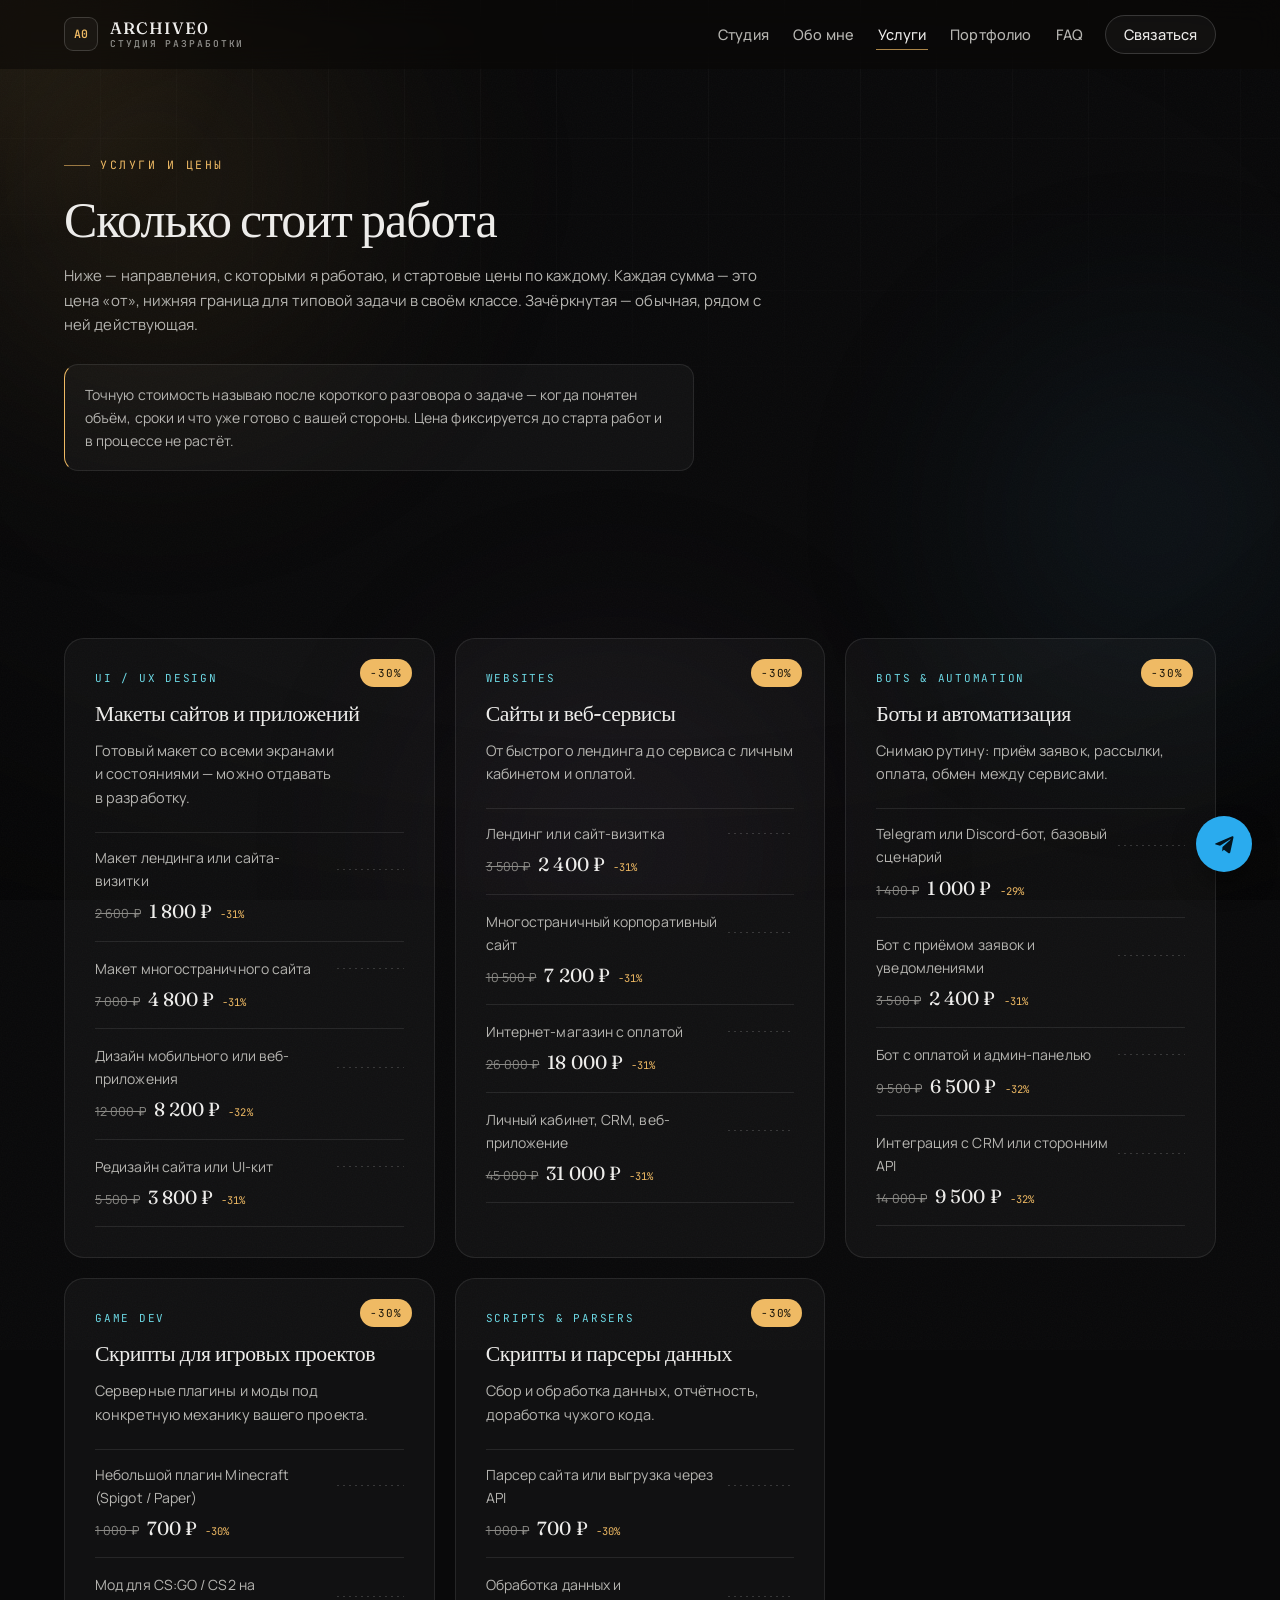
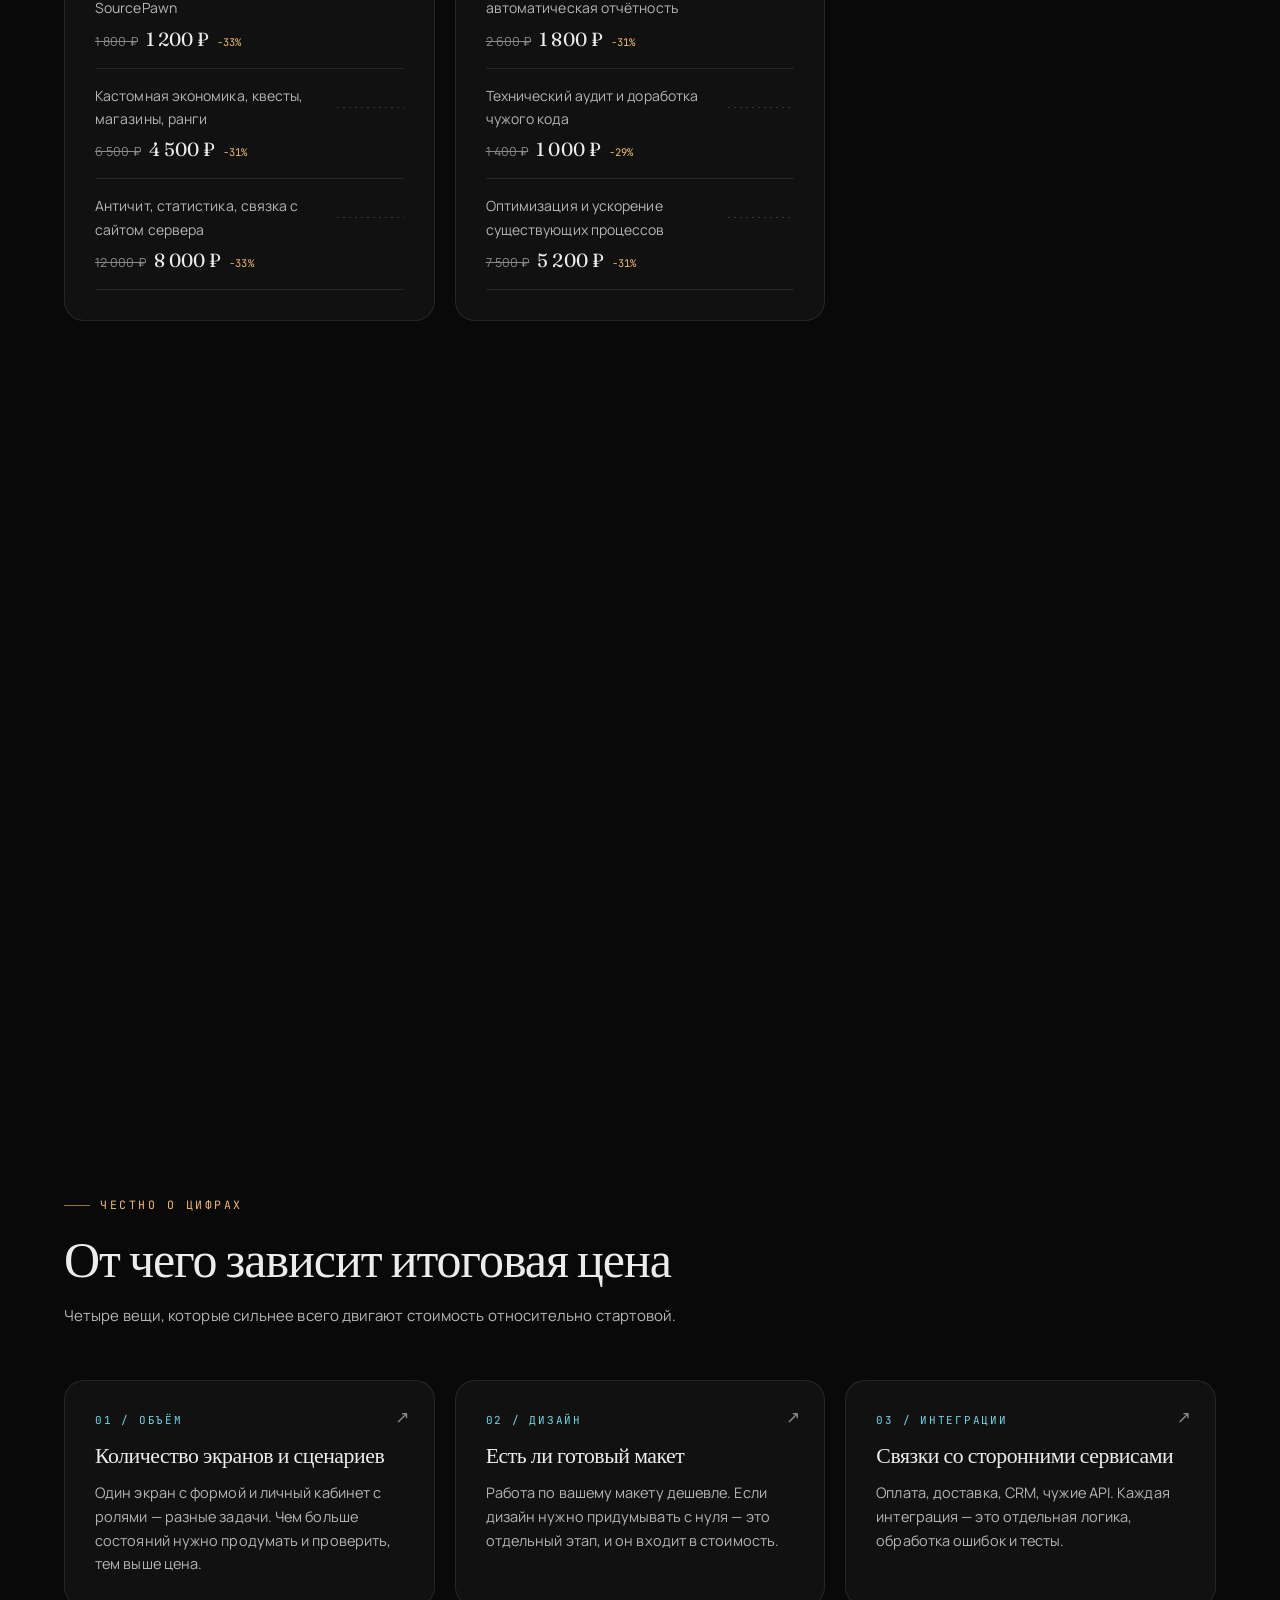
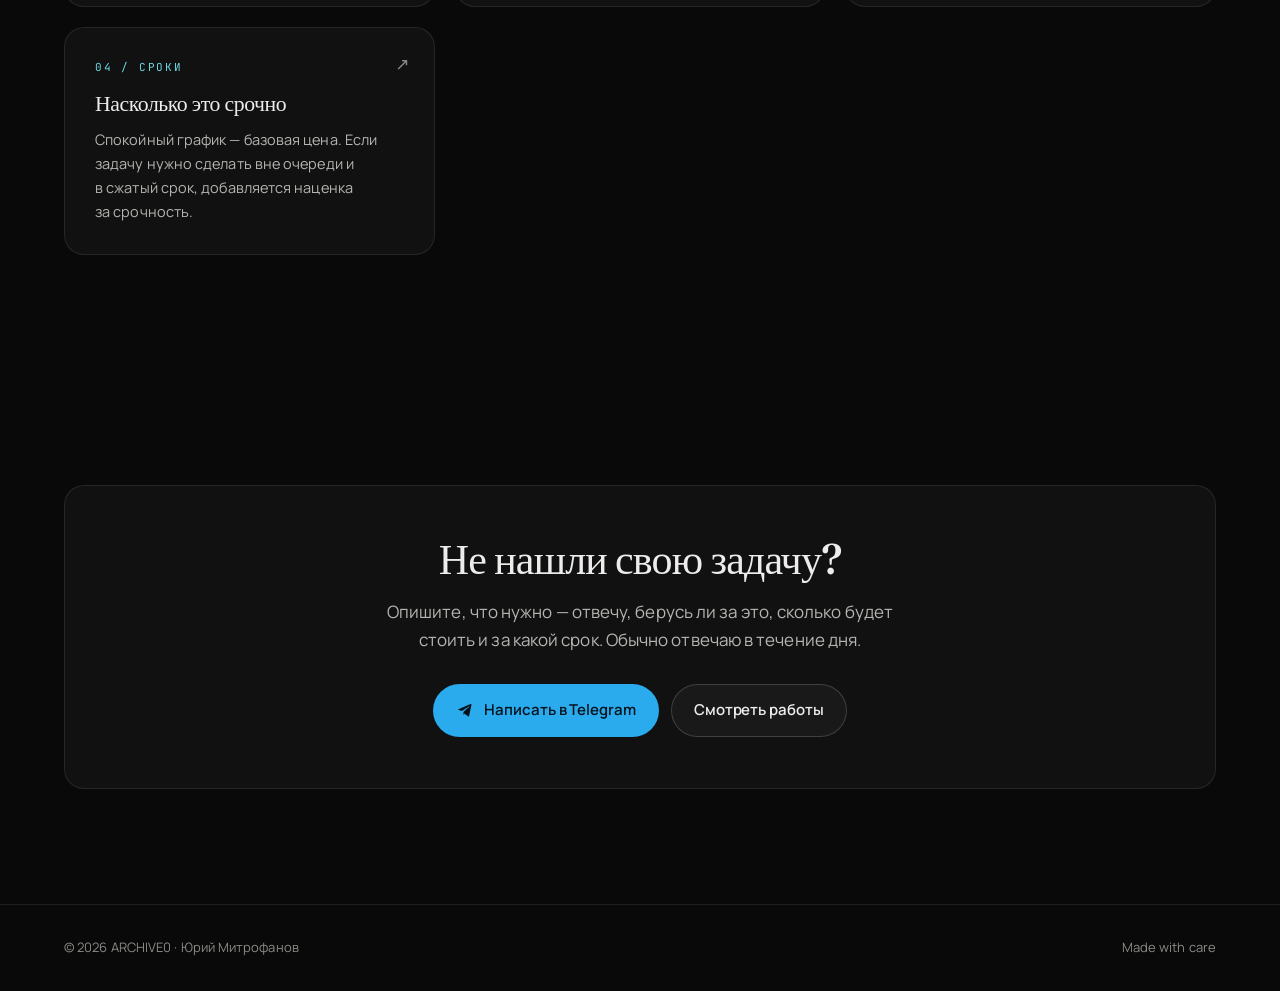
<file: uslugi.html>
<!DOCTYPE html>
<html lang="ru">
<head>
<meta charset="UTF-8">
<meta name="viewport" content="width=device-width, initial-scale=1.0">
<title>Услуги и цены — ARCHIVE0</title>
<link rel="preconnect" href="https://fonts.googleapis.com">
<link rel="preconnect" href="https://fonts.gstatic.com" crossorigin>
<link href="https://fonts.googleapis.com/css2?family=Fraunces:opsz,wght@9..144,300;9..144,400;9..144,500;9..144,600;9..144,700&family=Manrope:wght@300;400;500;600;700&family=JetBrains+Mono:wght@400;500&display=swap" rel="stylesheet">
<link rel="stylesheet" href="assets/css/base.css">
<link rel="stylesheet" href="assets/css/background.css">
<link rel="stylesheet" href="assets/css/layout.css">
<link rel="stylesheet" href="assets/css/nav.css">
<link rel="stylesheet" href="assets/css/buttons.css">
<link rel="stylesheet" href="assets/css/services.css">
<link rel="stylesheet" href="assets/css/pricing.css">
<link rel="stylesheet" href="assets/css/contact.css">
<link rel="stylesheet" href="assets/css/footer.css">
<link rel="stylesheet" href="assets/css/animations.css">
<link rel="stylesheet" href="assets/css/responsive.css">
<script>document.documentElement.classList.add('js');</script>
</head>
<body>

<div class="bg-anim" aria-hidden="true"><span class="b1"></span><span class="b2"></span><span class="b3"></span></div>
<div class="grain" aria-hidden="true"></div>
<div class="glow" id="glow" aria-hidden="true"></div>

<nav id="nav">
  <div class="wrap">
    <a href="index.html" class="brand">
      <span class="seal">A0</span>
      <span class="brand-text"><span class="brand-name">ARCHIVE0</span><span class="brand-sub">студия разработки</span></span>
    </a>
    <ul>
      <li><a href="index.html#about">Студия</a></li>
      <li><a href="index.html#me">Обо мне</a></li>
      <li><a href="uslugi.html" aria-current="page">Услуги</a></li>
      <li><a href="portfolio.html">Портфолио</a></li>
      <li><a href="index.html#faq">FAQ</a></li>
      <li><a href="index.html#contact" class="nav-cta">Связаться</a></li>
    </ul>
    <button class="nav-toggle" id="navToggle" aria-label="Меню"><span></span><span></span><span></span></button>
  </div>
</nav>

<div class="mobile-menu" id="mobileMenu">
  <a href="index.html#about">О студии</a>
  <a href="index.html#me">Обо мне</a>
  <a href="uslugi.html">Услуги</a>
  <a href="portfolio.html">Портфолио</a>
  <a href="index.html#faq">FAQ</a>
  <a href="index.html#contact" class="nav-cta">Связаться</a>
</div>

<section class="page-head">
  <div class="wrap">
    <div class="sec-head reveal">
      <div class="eyebrow">Услуги и цены</div>
      <h2>Сколько стоит работа</h2>
      <p>Ниже — направления, с которыми я работаю, и стартовые цены по каждому. Каждая сумма — это цена «от», нижняя граница для типовой задачи в своём классе. Зачёркнутая — обычная, рядом с ней действующая.</p>
      <div class="price-note">
        Точную стоимость называю после короткого разговора о задаче — когда понятен объём, сроки и что уже готово с вашей стороны. Цена фиксируется до старта работ и в процессе не растёт.
      </div>
    </div>
  </div>
</section>

<section class="services">
  <div class="wrap">
    <div class="service-grid reveal stagger">

      <div class="service-card">
        <span class="card-sale">−30%</span>
        <div class="service-tag">ui / ux design</div>
        <h3>Макеты сайтов и приложений</h3>
        <p>Готовый макет со всеми экранами и состояниями — можно отдавать в разработку.</p>
        <div class="price-list">
          <div class="price-row">
            <span class="price-name">Макет лендинга или сайта-визитки</span>
            <span class="price-dots"></span>
            <span class="price-val"><s class="price-old">2 600 ₽</s><span class="price-new">1 800 ₽</span><span class="price-off">−31%</span></span>
          </div>
          <div class="price-row">
            <span class="price-name">Макет многостраничного сайта</span>
            <span class="price-dots"></span>
            <span class="price-val"><s class="price-old">7 000 ₽</s><span class="price-new">4 800 ₽</span><span class="price-off">−31%</span></span>
          </div>
          <div class="price-row">
            <span class="price-name">Дизайн мобильного или веб-приложения</span>
            <span class="price-dots"></span>
            <span class="price-val"><s class="price-old">12 000 ₽</s><span class="price-new">8 200 ₽</span><span class="price-off">−32%</span></span>
          </div>
          <div class="price-row">
            <span class="price-name">Редизайн сайта или UI-кит</span>
            <span class="price-dots"></span>
            <span class="price-val"><s class="price-old">5 500 ₽</s><span class="price-new">3 800 ₽</span><span class="price-off">−31%</span></span>
          </div>
        </div>
      </div>

      <div class="service-card">
        <span class="card-sale">−30%</span>
        <div class="service-tag">websites</div>
        <h3>Сайты и веб-сервисы</h3>
        <p>От быстрого лендинга до сервиса с личным кабинетом и оплатой.</p>
        <div class="price-list">
          <div class="price-row">
            <span class="price-name">Лендинг или сайт-визитка</span>
            <span class="price-dots"></span>
            <span class="price-val"><s class="price-old">3 500 ₽</s><span class="price-new">2 400 ₽</span><span class="price-off">−31%</span></span>
          </div>
          <div class="price-row">
            <span class="price-name">Многостраничный корпоративный сайт</span>
            <span class="price-dots"></span>
            <span class="price-val"><s class="price-old">10 500 ₽</s><span class="price-new">7 200 ₽</span><span class="price-off">−31%</span></span>
          </div>
          <div class="price-row">
            <span class="price-name">Интернет-магазин с оплатой</span>
            <span class="price-dots"></span>
            <span class="price-val"><s class="price-old">26 000 ₽</s><span class="price-new">18 000 ₽</span><span class="price-off">−31%</span></span>
          </div>
          <div class="price-row">
            <span class="price-name">Личный кабинет, CRM, веб-приложение</span>
            <span class="price-dots"></span>
            <span class="price-val"><s class="price-old">45 000 ₽</s><span class="price-new">31 000 ₽</span><span class="price-off">−31%</span></span>
          </div>
        </div>
      </div>

      <div class="service-card">
        <span class="card-sale">−30%</span>
        <div class="service-tag">bots &amp; automation</div>
        <h3>Боты и автоматизация</h3>
        <p>Снимаю рутину: приём заявок, рассылки, оплата, обмен между сервисами.</p>
        <div class="price-list">
          <div class="price-row">
            <span class="price-name">Telegram или Discord-бот, базовый сценарий</span>
            <span class="price-dots"></span>
            <span class="price-val"><s class="price-old">1 400 ₽</s><span class="price-new">1 000 ₽</span><span class="price-off">−29%</span></span>
          </div>
          <div class="price-row">
            <span class="price-name">Бот с приёмом заявок и уведомлениями</span>
            <span class="price-dots"></span>
            <span class="price-val"><s class="price-old">3 500 ₽</s><span class="price-new">2 400 ₽</span><span class="price-off">−31%</span></span>
          </div>
          <div class="price-row">
            <span class="price-name">Бот с оплатой и админ-панелью</span>
            <span class="price-dots"></span>
            <span class="price-val"><s class="price-old">9 500 ₽</s><span class="price-new">6 500 ₽</span><span class="price-off">−32%</span></span>
          </div>
          <div class="price-row">
            <span class="price-name">Интеграция с CRM или сторонним API</span>
            <span class="price-dots"></span>
            <span class="price-val"><s class="price-old">14 000 ₽</s><span class="price-new">9 500 ₽</span><span class="price-off">−32%</span></span>
          </div>
        </div>
      </div>

      <div class="service-card">
        <span class="card-sale">−30%</span>
        <div class="service-tag">game dev</div>
        <h3>Скрипты для игровых проектов</h3>
        <p>Серверные плагины и моды под конкретную механику вашего проекта.</p>
        <div class="price-list">
          <div class="price-row">
            <span class="price-name">Небольшой плагин Minecraft (Spigot / Paper)</span>
            <span class="price-dots"></span>
            <span class="price-val"><s class="price-old">1 000 ₽</s><span class="price-new">700 ₽</span><span class="price-off">−30%</span></span>
          </div>
          <div class="price-row">
            <span class="price-name">Мод для CS:GO / CS2 на SourcePawn</span>
            <span class="price-dots"></span>
            <span class="price-val"><s class="price-old">1 800 ₽</s><span class="price-new">1 200 ₽</span><span class="price-off">−33%</span></span>
          </div>
          <div class="price-row">
            <span class="price-name">Кастомная экономика, квесты, магазины, ранги</span>
            <span class="price-dots"></span>
            <span class="price-val"><s class="price-old">6 500 ₽</s><span class="price-new">4 500 ₽</span><span class="price-off">−31%</span></span>
          </div>
          <div class="price-row">
            <span class="price-name">Античит, статистика, связка с сайтом сервера</span>
            <span class="price-dots"></span>
            <span class="price-val"><s class="price-old">12 000 ₽</s><span class="price-new">8 000 ₽</span><span class="price-off">−33%</span></span>
          </div>
        </div>
      </div>

      <div class="service-card">
        <span class="card-sale">−30%</span>
        <div class="service-tag">scripts &amp; parsers</div>
        <h3>Скрипты и парсеры данных</h3>
        <p>Сбор и обработка данных, отчётность, доработка чужого кода.</p>
        <div class="price-list">
          <div class="price-row">
            <span class="price-name">Парсер сайта или выгрузка через API</span>
            <span class="price-dots"></span>
            <span class="price-val"><s class="price-old">1 000 ₽</s><span class="price-new">700 ₽</span><span class="price-off">−30%</span></span>
          </div>
          <div class="price-row">
            <span class="price-name">Обработка данных и автоматическая отчётность</span>
            <span class="price-dots"></span>
            <span class="price-val"><s class="price-old">2 600 ₽</s><span class="price-new">1 800 ₽</span><span class="price-off">−31%</span></span>
          </div>
          <div class="price-row">
            <span class="price-name">Технический аудит и доработка чужого кода</span>
            <span class="price-dots"></span>
            <span class="price-val"><s class="price-old">1 400 ₽</s><span class="price-new">1 000 ₽</span><span class="price-off">−29%</span></span>
          </div>
          <div class="price-row">
            <span class="price-name">Оптимизация и ускорение существующих процессов</span>
            <span class="price-dots"></span>
            <span class="price-val"><s class="price-old">7 500 ₽</s><span class="price-new">5 200 ₽</span><span class="price-off">−31%</span></span>
          </div>
        </div>
      </div>

    </div>
  </div>
</section>

<section class="guarantees">
  <div class="wrap">
    <div class="sec-head reveal">
      <div class="eyebrow">Без доплат</div>
      <h2>Что входит в любую цену</h2>
      <p>Это не опции за отдельные деньги — они есть в каждом проекте по умолчанию.</p>
    </div>
    <div class="terms-grid reveal stagger">
      <div class="terms-card">
        <div class="guar-num">01</div>
        <h3>Разбор задачи и смета</h3>
        <p>Созвон или переписка, где мы проговариваем задачу, и письменная оценка со сроками и составом работ. Бесплатно и ни к чему не обязывает.</p>
      </div>
      <div class="terms-card">
        <div class="guar-num">02</div>
        <h3>Правки по ходу работы</h3>
        <p>Показываю промежуточный результат на каждом этапе. Замечания в рамках согласованной задачи вношу без дополнительной оплаты.</p>
      </div>
      <div class="terms-card">
        <div class="guar-num">03</div>
        <h3>Запуск и гарантия</h3>
        <p>Помогаю с публикацией и настройкой. После сдачи чиню возникшие ошибки по своей части бесплатно.</p>
      </div>
    </div>
  </div>
</section>

<section>
  <div class="wrap">
    <div class="sec-head reveal">
      <div class="eyebrow">Честно о цифрах</div>
      <h2>От чего зависит итоговая цена</h2>
      <p>Четыре вещи, которые сильнее всего двигают стоимость относительно стартовой.</p>
    </div>
    <div class="service-grid reveal stagger">
      <div class="service-card">
        <span class="arrow" aria-hidden="true">↗</span>
        <div class="service-tag">01 / объём</div>
        <h3>Количество экранов и сценариев</h3>
        <p>Один экран с формой и личный кабинет с ролями — разные задачи. Чем больше состояний нужно продумать и проверить, тем выше цена.</p>
      </div>
      <div class="service-card">
        <span class="arrow" aria-hidden="true">↗</span>
        <div class="service-tag">02 / дизайн</div>
        <h3>Есть ли готовый макет</h3>
        <p>Работа по вашему макету дешевле. Если дизайн нужно придумывать с нуля — это отдельный этап, и он входит в стоимость.</p>
      </div>
      <div class="service-card">
        <span class="arrow" aria-hidden="true">↗</span>
        <div class="service-tag">03 / интеграции</div>
        <h3>Связки со сторонними сервисами</h3>
        <p>Оплата, доставка, CRM, чужие API. Каждая интеграция — это отдельная логика, обработка ошибок и тесты.</p>
      </div>
      <div class="service-card">
        <span class="arrow" aria-hidden="true">↗</span>
        <div class="service-tag">04 / сроки</div>
        <h3>Насколько это срочно</h3>
        <p>Спокойный график — базовая цена. Если задачу нужно сделать вне очереди и в сжатый срок, добавляется наценка за срочность.</p>
      </div>
    </div>
  </div>
</section>

<section>
  <div class="wrap">
    <div class="price-cta reveal">
      <h2>Не нашли свою задачу?</h2>
      <p>Опишите, что нужно — отвечу, берусь ли за это, сколько будет стоить и за какой срок. Обычно отвечаю в течение дня.</p>
      <div class="contact-buttons">
        <a href="https://t.me/neizvestny21" target="_blank" rel="noopener" class="btn btn-tg">
          <svg viewBox="0 0 24 24" fill="currentColor"><path d="M9.78 18.65l.28-4.23 7.68-6.92c.34-.31-.07-.46-.52-.19L7.74 13.3 3.64 12c-.88-.25-.89-.86.2-1.3L19.4 4.13c.73-.33 1.43.18 1.15 1.3l-2.99 14.1c-.21.98-.8 1.22-1.62.76l-4.47-3.3-2.16 2.08c-.24.24-.44.44-.9.44z"/></svg>
          Написать в Telegram
        </a>
        <a href="portfolio.html" class="btn btn-ghost">Смотреть работы</a>
      </div>
    </div>
  </div>
</section>

<footer>
  <div class="wrap">
    <span>© 2026 ARCHIVE0 · Юрий Митрофанов</span>
    <span>Made with care</span>
  </div>
</footer>

<a href="https://t.me/neizvestny21" target="_blank" rel="noopener" class="fab" aria-label="Написать в Telegram">
  <svg viewBox="0 0 24 24" fill="currentColor"><path d="M9.78 18.65l.28-4.23 7.68-6.92c.34-.31-.07-.46-.52-.19L7.74 13.3 3.64 12c-.88-.25-.89-.86.2-1.3L19.4 4.13c.73-.33 1.43.18 1.15 1.3l-2.99 14.1c-.21.98-.8 1.22-1.62.76l-4.47-3.3-2.16 2.08c-.24.24-.44.44-.9.44z"/></svg>
</a>

<script src="assets/js/utils.js" defer></script>
<script src="assets/js/nav.js" defer></script>
<script src="assets/js/reveal.js" defer></script>
<script src="assets/js/effects.js" defer></script>

</body>
</html>
</file>
<file: assets/css/base.css>
/* ARCHIVE0 — токены, сброс, типографика */

/* ============================================================
   Юрий Митрофанов — портфолио / стили
   ============================================================ */

:root{
  --bg:#09090a;
  --bg-soft:#0f0f11;
  --panel:rgba(255,255,255,.035);
  --panel-2:rgba(255,255,255,.055);
  --line:rgba(255,255,255,.09);
  --line-strong:rgba(255,255,255,.16);
  --txt:#edecea;
  --txt-dim:#b6b5b1;
  --mut:#8b8a86;
  --acc:oklch(0.82 0.12 78);
  --acc-soft:oklch(0.82 0.12 78 / .14);
  --acc-2:oklch(0.82 0.10 205);
  --tg:#2aabee;

  --pad:clamp(18px,4vw,44px);
  --sec-y:clamp(64px,9vw,132px);
  --r-lg:20px;
  --r-md:14px;
  --r-sm:10px;

  --sans:"Manrope",system-ui,-apple-system,"Segoe UI",sans-serif;
  --serif:"Fraunces",Georgia,"Times New Roman",serif;
  --mono:"JetBrains Mono",ui-monospace,SFMono-Regular,Menlo,monospace;
}

*,*::before,*::after{box-sizing:border-box}

html{-webkit-text-size-adjust:100%;scroll-behavior:smooth;scroll-padding-top:90px}

body{
  margin:0;
  background:var(--bg);
  color:var(--txt);
  font-family:var(--sans);
  font-size:clamp(15px,.55vw + 13.6px,17px);
  line-height:1.65;
  font-weight:400;
  letter-spacing:.005em;
  overflow-x:hidden;
  -webkit-font-smoothing:antialiased;
  text-rendering:optimizeLegibility;
}

img,svg,iframe{display:block;max-width:100%}
h1,h2,h3,h4{margin:0;font-family:var(--serif);font-weight:500;line-height:1.06;letter-spacing:-.02em;text-wrap:balance}
p{margin:0;text-wrap:pretty}
ul{margin:0;padding:0;list-style:none}
a{color:var(--acc);text-decoration:none;transition:color .18s ease}
a:hover{color:var(--txt)}
button{font:inherit;color:inherit;background:none;border:0;cursor:pointer}
::selection{background:var(--acc);color:#111}

:focus-visible{outline:2px solid var(--acc);outline-offset:3px;border-radius:4px}
</file>
<file: assets/css/background.css>
/* ARCHIVE0 — фон и световой курсор */

.bg-anim{position:fixed;inset:0;z-index:0;pointer-events:none;overflow:hidden;--par:0px}

/* мягкие световые пятна */
.bg-anim>span{position:absolute;border-radius:50%;filter:blur(100px);will-change:transform}
.bg-anim .b1{
  width:52vw;height:52vw;left:-14vw;top:-12vw;opacity:.5;
  background:radial-gradient(circle,oklch(0.6 0.1 78 / .34),transparent 68%);
  animation:drift1 46s ease-in-out infinite;
}
.bg-anim .b2{
  width:44vw;height:44vw;right:-12vw;top:26vh;opacity:.45;
  background:radial-gradient(circle,oklch(0.55 0.09 238 / .32),transparent 68%);
  animation:drift2 58s ease-in-out infinite;
}
.bg-anim .b3{
  width:48vw;height:48vw;left:24vw;bottom:-20vw;opacity:.38;
  background:radial-gradient(circle,oklch(0.55 0.08 318 / .28),transparent 68%);
  animation:drift3 68s ease-in-out infinite;
}
@keyframes drift1{0%,100%{transform:translate3d(0,var(--par),0) scale(1)}50%{transform:translate3d(4vw,calc(var(--par) - 3vh),0) scale(1.12)}}
@keyframes drift2{0%,100%{transform:translate3d(0,var(--par),0) scale(1.08)}50%{transform:translate3d(-5vw,calc(var(--par) + 4vh),0) scale(1)}}
@keyframes drift3{0%,100%{transform:translate3d(0,var(--par),0) scale(1)}50%{transform:translate3d(3vw,calc(var(--par) - 5vh),0) scale(1.16)}}

/* сетка, растворяющаяся к низу экрана */
.bg-anim::after{
  content:"";position:absolute;inset:-10% -10% auto -10%;height:120%;
  background-image:linear-gradient(var(--line) 1px,transparent 1px),linear-gradient(90deg,var(--line) 1px,transparent 1px);
  background-size:76px 76px;
  mask-image:radial-gradient(120% 80% at 50% 0%,#000 0%,transparent 70%);
  -webkit-mask-image:radial-gradient(120% 80% at 50% 0%,#000 0%,transparent 70%);
  opacity:.45;
  transform:translate3d(0,calc(var(--par) * .5),0);
  animation:gridBreath 24s ease-in-out infinite;
}
@keyframes gridBreath{0%,100%{opacity:.32}50%{opacity:.5}}

/* мягкая виньетка — держит внимание в центре */
.bg-anim::before{
  content:"";position:absolute;inset:0;
  background:radial-gradient(130% 100% at 50% 40%,transparent 42%,oklch(0.05 0.005 80 / .72) 100%);
}

/* тонкое зерно поверх фона */
.grain{
  position:fixed;inset:-50%;z-index:1;pointer-events:none;opacity:.032;
  background-image:url("data:image/svg+xml;utf8,%3Csvg xmlns='http://www.w3.org/2000/svg' width='160' height='160'%3E%3Cfilter id='n'%3E%3CfeTurbulence type='fractalNoise' baseFrequency='.8' numOctaves='3'/%3E%3C/filter%3E%3Crect width='160' height='160' filter='url(%23n)'/%3E%3C/svg%3E");
  animation:grainShift 9s steps(6) infinite;
}
@keyframes grainShift{
  0%{transform:translate3d(0,0,0)}
  20%{transform:translate3d(-1.5%,1%,0)}
  40%{transform:translate3d(1%,-1.5%,0)}
  60%{transform:translate3d(-1%,-1%,0)}
  80%{transform:translate3d(1.5%,.5%,0)}
  100%{transform:translate3d(0,0,0)}
}

/* световой курсор */
.glow{
  position:fixed;top:0;left:0;width:560px;height:560px;margin:-280px 0 0 -280px;
  border-radius:50%;pointer-events:none;z-index:1;
  background:radial-gradient(circle,oklch(0.82 0.12 78 / .085),transparent 64%);
}

@media (max-width:640px){
  .bg-anim>span{filter:blur(70px)}
  .grain{opacity:.024}
}

@media (prefers-reduced-motion:reduce){
  .bg-anim>span,.bg-anim::after,.grain{animation:none}
}
</file>
<file: assets/css/layout.css>
/* ARCHIVE0 — каркас страницы */

/* ---------- каркас ---------- */
.wrap{width:min(1240px,100%);margin:0 auto;padding-inline:var(--pad)}
section{position:relative;z-index:2;padding-block:var(--sec-y)}
.divider{position:relative;z-index:2;height:1px;background:linear-gradient(90deg,transparent,var(--line-strong),transparent)}

.eyebrow{
  font-family:var(--mono);font-size:11.5px;letter-spacing:.22em;text-transform:uppercase;
  color:var(--acc);display:inline-flex;align-items:center;gap:10px;
}
.eyebrow::before{content:"";width:26px;height:1px;background:var(--acc);opacity:.6}
.mono{font-family:var(--mono);font-size:.82em;letter-spacing:.04em;color:var(--mut)}

.sec-head{max-width:62ch;margin-bottom:clamp(32px,4vw,56px)}
.sec-head h2{margin-top:18px;font-size:clamp(28px,4.4vw,50px)}
.sec-head p{margin-top:18px;color:var(--txt-dim);font-size:clamp(15px,1.1vw,17px)}
</file>
<file: assets/css/nav.css>
/* ARCHIVE0 — навигация */

/* ---------- навигация ---------- */
#nav{
  position:sticky;top:0;z-index:60;
  backdrop-filter:blur(14px);-webkit-backdrop-filter:blur(14px);
  background:oklch(0.14 0.005 80 / .55);
  border-bottom:1px solid transparent;
  transition:background .25s ease,border-color .25s ease;
}
#nav.scrolled{background:oklch(0.12 0.005 80 / .82);border-bottom-color:var(--line)}
#nav .wrap{display:flex;align-items:center;justify-content:space-between;gap:20px;min-height:68px}

.brand{display:flex;align-items:center;gap:12px;color:var(--txt);font-weight:600;font-size:15px;letter-spacing:-.01em;white-space:nowrap}
.brand-text{display:grid;gap:1px;line-height:1.15}
.brand-name{font-family:var(--serif);font-size:16.5px;font-weight:500;letter-spacing:.06em}
.brand-sub{font-family:var(--mono);font-size:9.5px;letter-spacing:.2em;text-transform:uppercase;color:var(--mut)}
.brand:hover .brand-sub{color:var(--acc)}
.brand-sub,.brand-name{transition:color .25s ease}
.brand:hover{color:var(--txt)}
.seal{
  display:grid;place-items:center;width:34px;height:34px;flex:0 0 34px;
  border:1px solid var(--line-strong);border-radius:9px;
  font-family:var(--mono);font-size:11.5px;letter-spacing:.04em;color:var(--acc);
  background:var(--panel);
}

#nav ul{display:flex;align-items:center;gap:clamp(6px,1.6vw,26px)}
#nav ul a{color:var(--txt-dim);font-size:14.5px;font-weight:500;padding:8px 2px;position:relative}
#nav ul a:not(.nav-cta)::after{content:"";position:absolute;left:0;right:100%;bottom:2px;height:1px;background:var(--acc);transition:right .25s ease}
#nav ul a:not(.nav-cta):hover{color:var(--txt)}
#nav ul a:not(.nav-cta):hover::after{right:0}
#nav ul a[aria-current="page"]{color:var(--txt)}
#nav ul a[aria-current="page"]::after{right:0;opacity:.7}
.nav-cta{border:1px solid var(--line-strong);border-radius:999px;padding:9px 18px !important;color:var(--txt) !important;background:var(--panel);transition:border-color .2s,background .2s}
.nav-cta:hover{border-color:var(--acc);background:var(--acc-soft)}

.nav-toggle{display:none;width:44px;height:44px;border:1px solid var(--line);border-radius:11px;background:var(--panel);padding:0;place-items:center;align-content:center;gap:5px}
.nav-toggle span{display:block;width:18px;height:1.5px;background:var(--txt);margin:0 auto;transition:transform .28s ease,opacity .2s ease}
.nav-toggle.open span:nth-child(1){transform:translateY(6.5px) rotate(45deg)}
.nav-toggle.open span:nth-child(2){opacity:0}
.nav-toggle.open span:nth-child(3){transform:translateY(-6.5px) rotate(-45deg)}

.mobile-menu{
  display:none;position:fixed;inset:68px 0 auto;z-index:55;
  flex-direction:column;gap:2px;padding:16px var(--pad) 26px;
  background:oklch(0.11 0.005 80 / .97);backdrop-filter:blur(18px);
  border-bottom:1px solid var(--line);
}
.mobile-menu.open{display:flex}
.mobile-menu a{color:var(--txt);font-family:var(--serif);font-size:24px;padding:13px 0;border-bottom:1px solid var(--line)}
.mobile-menu a.nav-cta{margin-top:16px;border:1px solid var(--acc);text-align:center;font-family:var(--sans);font-size:16px;padding:14px !important}
</file>
<file: assets/css/buttons.css>
/* ARCHIVE0 — кнопки */

/* ---------- кнопки ---------- */
.btn{
  display:inline-flex;align-items:center;justify-content:center;gap:10px;
  min-height:48px;padding:13px 22px;border-radius:999px;
  font-size:15px;font-weight:600;letter-spacing:-.005em;white-space:nowrap;
  border:1px solid transparent;transition:transform .18s ease,background .2s,border-color .2s,color .2s;
}
.btn svg{width:18px;height:18px;flex:0 0 18px}
.btn-primary{background:var(--acc);color:#151208}
.btn-tg{background:var(--tg);color:#04141d}
.btn-ghost{border-color:var(--line-strong);color:var(--txt);background:var(--panel)}
.btn-ghost:hover{border-color:var(--acc);color:var(--acc)}
@media (hover:hover){.btn:hover{transform:translateY(-2px)}.btn-primary:hover{color:#151208}.btn-tg:hover{color:#04141d}}
</file>
<file: assets/css/hero.css>
/* ARCHIVE0 — первый экран */

/* ---------- hero ---------- */
.hero{padding-block:clamp(48px,7vw,104px) var(--sec-y)}
.hero .wrap{display:grid;grid-template-columns:minmax(0,1.12fr) minmax(0,.88fr);gap:clamp(32px,5vw,72px);align-items:center}
.hero h1{margin-top:22px;font-size:clamp(38px,7.2vw,80px);font-weight:400}
.hero h1 em{font-style:italic;color:var(--acc);font-weight:300}
.lede{margin-top:26px;max-width:56ch;color:var(--txt-dim);font-size:clamp(15px,1.25vw,18px)}
.hero-actions{display:flex;flex-wrap:wrap;gap:12px;margin-top:34px}

.hero-stats{display:grid;grid-template-columns:repeat(4,minmax(0,1fr));gap:clamp(12px,2vw,24px);margin-top:clamp(38px,5vw,56px);padding-top:28px;border-top:1px solid var(--line)}
.stat-num{font-family:var(--serif);font-size:clamp(24px,3vw,38px);line-height:1;color:var(--txt)}
.stat-label{margin-top:8px;font-size:12.5px;color:var(--mut);line-height:1.35}

.hero-frame{min-width:0}
.frame-plate{
  position:relative;border:1px solid var(--line);border-radius:var(--r-lg);overflow:hidden;
  background:
    repeating-linear-gradient(135deg,rgba(255,255,255,.045) 0 2px,transparent 2px 11px),
    var(--bg-soft);
  aspect-ratio:4/5;
  box-shadow:0 40px 90px -50px rgba(0,0,0,.95);
  transform-style:preserve-3d;transition:transform .3s cubic-bezier(.2,.7,.3,1);
}
.frame-plate:has(img)::after{display:none}
.frame-plate::after{
  content:attr(data-placeholder);position:absolute;inset:auto 0 50% 0;text-align:center;
  font-family:var(--mono);font-size:11px;letter-spacing:.18em;text-transform:uppercase;color:var(--mut);
}
.frame-plate::before{
  content:"";position:absolute;inset:0;z-index:3;pointer-events:none;
  background:
    radial-gradient(120% 90% at 20% 0%,oklch(0.82 0.12 78 / .12),transparent 58%),
    linear-gradient(to top,oklch(0.07 0.005 80 / .55),transparent 42%);
}
.frame-plate img{
  width:100%;height:100%;object-fit:cover;object-position:50% 20%;
  position:relative;z-index:2;
  filter:saturate(.94) contrast(1.03);
  transition:transform 1.1s cubic-bezier(.2,.7,.3,1),filter .6s ease;
}
@media (hover:hover){.frame-plate:hover img{transform:scale(1.025);filter:saturate(1.02) contrast(1.04)}}
.plate-caption{display:flex;flex-wrap:wrap;justify-content:space-between;gap:8px;margin-top:14px;font-size:12.5px;color:var(--mut)}
.plate-caption span{display:inline-flex;align-items:center;gap:8px}
.dot{width:7px;height:7px;border-radius:50%;background:oklch(0.8 0.16 145);box-shadow:0 0 0 4px oklch(0.8 0.16 145 / .16);animation:pulse 2.4s ease-in-out infinite}
@keyframes pulse{50%{box-shadow:0 0 0 8px oklch(0.8 0.16 145 / 0)}}
</file>
<file: assets/css/about.css>
/* ARCHIVE0 — блок «о студии» */

/* ---------- обо мне ---------- */
.about .wrap{display:grid;grid-template-columns:minmax(0,1.5fr) minmax(0,1fr);gap:clamp(32px,5vw,72px);align-items:start}
.about-lead{font-family:var(--serif);font-size:clamp(21px,2.4vw,31px);line-height:1.28;letter-spacing:-.015em}
.about-body{display:grid;gap:16px;margin-top:26px;color:var(--txt-dim);max-width:64ch}
.stack-list{display:flex;flex-wrap:wrap;gap:8px;margin-top:32px}
.stack-tag{font-family:var(--mono);font-size:11.5px;letter-spacing:.03em;color:var(--txt-dim);border:1px solid var(--line);border-radius:999px;padding:7px 13px;background:var(--panel)}
.about-side{border:1px solid var(--line);border-radius:var(--r-lg);background:var(--panel);padding:6px clamp(16px,2vw,24px);position:sticky;top:92px}
.side-row{display:flex;flex-wrap:wrap;justify-content:space-between;gap:6px 16px;padding:15px 0;border-bottom:1px solid var(--line)}
.side-row:last-child{border-bottom:0}
.side-row .k{font-size:13px;color:var(--mut)}
.side-row .v{font-size:13.5px;font-weight:600;text-align:right}
</file>
<file: assets/css/services.css>
/* ARCHIVE0 — услуги, гарантии, процесс */

/* ---------- карточки услуг ---------- */
.service-grid{display:grid;grid-template-columns:repeat(auto-fit,minmax(290px,1fr));gap:clamp(14px,1.6vw,20px)}
.service-card::before{
  content:"";position:absolute;left:0;top:clamp(22px,2.4vw,30px);bottom:clamp(22px,2.4vw,30px);width:1px;
  background:linear-gradient(180deg,transparent,var(--acc),transparent);
  opacity:0;transition:opacity .45s ease;
}
.service-card:hover::before{opacity:.85}
.service-card{
  position:relative;overflow:hidden;border:1px solid var(--line);border-radius:var(--r-lg);background:var(--panel);
  padding:clamp(22px,2.4vw,30px);transition:border-color .25s,background .25s,transform .25s;
}
@media (hover:hover){.service-card:hover{border-color:var(--line-strong);background:var(--panel-2);transform:translateY(-3px)}}
.service-card .arrow{position:absolute;top:22px;right:24px;color:var(--mut);transition:color .2s,transform .2s}
.service-card:hover .arrow{color:var(--acc);transform:translate(2px,-2px)}
.service-tag{font-family:var(--mono);font-size:11px;letter-spacing:.16em;text-transform:uppercase;color:var(--acc-2)}
.service-card h3{margin-top:14px;font-size:clamp(19px,1.7vw,23px);line-height:1.18}
.service-card>p{margin-top:12px;color:var(--txt-dim);font-size:14.5px}
.service-card ul{margin-top:18px;display:grid;gap:9px}
.service-card li{position:relative;padding-left:20px;font-size:14px;color:var(--txt-dim)}
.service-card li::before{content:"";position:absolute;left:2px;top:.62em;width:7px;height:1px;background:var(--acc)}

/* ---------- гарантии / процесс ---------- */
.guar-grid,.terms-grid{display:grid;grid-template-columns:repeat(auto-fit,minmax(240px,1fr));gap:clamp(14px,1.6vw,20px)}
.guar-card,.terms-card{border:1px solid var(--line);border-radius:var(--r-md);background:var(--panel);padding:clamp(20px,2.2vw,26px)}
.guar-num{font-family:var(--mono);font-size:12px;letter-spacing:.16em;color:var(--acc)}
.guar-card h3,.terms-card h3{margin-top:14px;font-size:19px}
.guar-card p,.terms-card p{margin-top:10px;font-size:14px;color:var(--txt-dim)}

.process-list{display:grid;grid-template-columns:repeat(auto-fit,minmax(230px,1fr));gap:clamp(16px,2vw,24px);counter-reset:step}
.process-step{position:relative;padding-top:26px;border-top:1px solid var(--line-strong)}
.process-step::before{content:"";position:absolute;top:-4px;left:0;width:7px;height:7px;border-radius:50%;background:var(--acc)}
.process-num{font-family:var(--mono);font-size:12px;letter-spacing:.16em;color:var(--acc)}
.process-step h3{margin-top:12px;font-size:19px}
.process-step p{margin-top:10px;font-size:14px;color:var(--txt-dim)}
</file>
<file: assets/css/portfolio.css>
/* ARCHIVE0 — портфолио: живые превью */

/* ---------- портфолио: живые превью ---------- */
.work-head{display:flex;flex-wrap:wrap;align-items:flex-end;justify-content:space-between;gap:24px}
.work-filters{display:flex;flex-wrap:wrap;gap:8px;margin-bottom:clamp(24px,3vw,36px)}
.chip{
  border:1px solid var(--line);border-radius:999px;background:var(--panel);
  padding:9px 16px;min-height:40px;font-size:13.5px;font-weight:500;color:var(--txt-dim);
  transition:border-color .2s,color .2s,background .2s;
}
.chip:hover{border-color:var(--line-strong);color:var(--txt)}
.chip[aria-pressed="true"]{border-color:var(--acc);color:var(--acc);background:var(--acc-soft)}

.work-grid{display:grid;grid-template-columns:repeat(auto-fill,minmax(min(100%,340px),1fr));gap:clamp(16px,2vw,26px)}
.work-card{min-width:0;animation:cardIn .4s ease both}
.work-card[hidden]{display:none}
@keyframes cardIn{from{opacity:0;transform:translateY(10px)}}

.work-link{
  display:block;color:var(--txt);border:1px solid var(--line);border-radius:var(--r-lg);
  background:var(--bg-soft);overflow:hidden;height:100%;
  transition:border-color .25s ease,transform .25s ease,box-shadow .25s ease;
}
.work-link:hover{color:var(--txt)}
.work-link::after{
  content:"";position:absolute;left:0;right:0;top:0;height:1px;
  background:linear-gradient(90deg,transparent,var(--acc),transparent);
  opacity:0;transition:opacity .4s ease;
}
.work-link{position:relative}
.work-link:hover::after{opacity:.7}
@media (hover:hover){
  .work-link:hover{border-color:var(--line-strong);transform:translateY(-4px);box-shadow:0 22px 50px -28px rgba(0,0,0,.9)}
}

.work-chrome{display:flex;align-items:center;gap:10px;padding:11px 14px;border-bottom:1px solid var(--line);background:rgba(255,255,255,.03)}
.work-chrome i{width:8px;height:8px;border-radius:50%;background:var(--line-strong);flex:0 0 8px}
.work-chrome .url{
  flex:1;min-width:0;font-family:var(--mono);font-size:11px;color:var(--mut);
  overflow:hidden;text-overflow:ellipsis;white-space:nowrap;
  background:rgba(0,0,0,.3);border-radius:6px;padding:5px 10px;
}

.work-frame{position:relative;aspect-ratio:16/10;overflow:hidden;background:var(--bg);isolation:isolate}
.work-frame iframe{
  position:absolute;top:0;left:0;width:1440px;max-width:none;height:900px;border:0;
  transform-origin:top left;pointer-events:none;background:var(--bg-soft);
  opacity:0;transition:opacity .8s cubic-bezier(.2,.7,.3,1);
}
.work-frame.loaded iframe{opacity:1}
.work-frame .skeleton{
  position:absolute;inset:0;z-index:1;display:grid;place-items:center;
  font-family:var(--mono);font-size:11px;letter-spacing:.16em;text-transform:uppercase;color:var(--mut);
  background:repeating-linear-gradient(135deg,rgba(255,255,255,.04) 0 2px,transparent 2px 11px);
  transition:opacity .5s ease;
}
.work-frame.loaded .skeleton{opacity:0;pointer-events:none}
.work-frame .skeleton::after{
  content:"";position:absolute;inset:0;
  background:linear-gradient(100deg,transparent 38%,rgba(255,255,255,.05) 50%,transparent 62%);
  background-size:220% 100%;animation:sheen 2.6s ease-in-out infinite;
}
@keyframes sheen{0%{background-position:120% 0}100%{background-position:-40% 0}}
.work-open{
  position:absolute;inset:auto 0 0 0;z-index:3;display:flex;align-items:center;justify-content:space-between;gap:10px;
  padding:14px 16px;font-size:13.5px;font-weight:600;
  background:linear-gradient(to top,oklch(0.1 0.005 80 / .95),transparent);
  opacity:0;transform:translateY(8px);transition:opacity .25s ease,transform .25s ease;
}
@media (hover:hover){.work-link:hover .work-open{opacity:1;transform:none}}
@media (hover:none){.work-open{opacity:1;transform:none}}

.work-repo{position:absolute;inset:0;z-index:2;display:grid;align-content:center;gap:8px;padding:clamp(20px,3vw,34px);background:var(--bg-soft)}
.work-repo .rl{font-family:var(--mono);font-size:12.5px;color:var(--mut)}
.work-repo .rl b{color:var(--txt-dim);font-weight:500}

.work-body{padding:clamp(16px,1.8vw,22px)}
.case-tag{font-family:var(--mono);font-size:10.5px;letter-spacing:.16em;text-transform:uppercase;color:var(--acc-2)}
.work-body h3{margin-top:11px;font-size:clamp(18px,1.5vw,21px);line-height:1.2}
.work-body p{margin-top:9px;font-size:14px;color:var(--txt-dim)}
.work-stack{display:flex;flex-wrap:wrap;gap:6px;margin-top:14px}
.work-stack span{font-family:var(--mono);font-size:10.5px;color:var(--mut);border:1px solid var(--line);border-radius:999px;padding:4px 9px}

.work-more{display:flex;justify-content:center;margin-top:clamp(28px,4vw,44px)}
</file>
<file: assets/css/faq.css>
/* ARCHIVE0 — FAQ */

/* ---------- FAQ ---------- */
.faq-grid{display:grid;grid-template-columns:repeat(auto-fit,minmax(min(100%,420px),1fr));gap:0 clamp(24px,4vw,56px);border-top:1px solid var(--line)}
.faq-item{border-bottom:1px solid var(--line)}
.faq-q{
  display:flex;align-items:flex-start;justify-content:space-between;gap:16px;
  padding:20px 0;font-size:16px;font-weight:600;cursor:pointer;line-height:1.4;
  transition:color .2s;
}
.faq-q:hover{color:var(--acc)}
.faq-q::after{content:"+";font-family:var(--mono);font-size:19px;color:var(--acc);line-height:1;transition:transform .3s ease}
.faq-item.open .faq-q::after{transform:rotate(45deg)}
.faq-a{display:grid;grid-template-rows:0fr;transition:grid-template-rows .32s ease}
.faq-item.open .faq-a{grid-template-rows:1fr}
.faq-a>p{overflow:hidden;font-size:14.5px;color:var(--txt-dim);padding-right:clamp(0px,4vw,48px)}
.faq-item.open .faq-a>p{padding-bottom:22px}
</file>
<file: assets/css/contact.css>
/* ARCHIVE0 — контакты */

/* ---------- контакты ---------- */
.contact .wrap{display:grid;grid-template-columns:minmax(0,1.25fr) minmax(0,.75fr);gap:clamp(32px,5vw,72px);align-items:start}
.contact h2{font-size:clamp(28px,4.6vw,52px)}
.contact-lede{margin-top:20px;max-width:52ch;color:var(--txt-dim);font-size:clamp(15px,1.2vw,17.5px)}
.contact-buttons{display:flex;flex-wrap:wrap;gap:12px;margin-top:30px}
.contact-links{display:grid;gap:10px}
.clink{
  display:flex;flex-wrap:wrap;align-items:center;justify-content:space-between;gap:6px 16px;
  border:1px solid var(--line);border-radius:var(--r-md);background:var(--panel);
  padding:16px 18px;color:var(--txt);font-size:14px;min-height:56px;
  transition:border-color .2s,background .2s,transform .2s;
}
.clink:hover{border-color:var(--acc);background:var(--acc-soft);color:var(--txt);transform:translateX(3px)}
.clink .label{display:inline-flex;align-items:center;gap:10px;font-weight:600}
.clink .label svg{width:17px;height:17px;color:var(--acc)}
.clink>span:last-child{font-family:var(--mono);font-size:12px;color:var(--mut)}
</file>
<file: assets/css/footer.css>
/* ARCHIVE0 — подвал и кнопка Telegram */

/* ---------- подвал / FAB ---------- */
footer{position:relative;z-index:2;border-top:1px solid var(--line);padding-block:32px;font-size:13px;color:var(--mut)}
footer .wrap{display:flex;flex-wrap:wrap;gap:10px 24px;justify-content:space-between}

.fab{
  position:fixed;right:clamp(14px,3vw,28px);bottom:clamp(14px,3vw,28px);z-index:50;
  width:56px;height:56px;border-radius:50%;display:grid;place-items:center;
  background:var(--tg);color:#04141d;box-shadow:0 14px 34px -12px rgba(0,0,0,.9);
  transition:transform .2s ease;
}
.fab svg{width:25px;height:25px}
.fab:hover{transform:scale(1.07);color:#04141d}
</file>
<file: assets/css/animations.css>
/* ARCHIVE0 — появление блоков */

/* ---------- появление ---------- */
.js .reveal{opacity:0;transform:translateY(20px);transition:opacity .7s cubic-bezier(.2,.7,.3,1),transform .7s cubic-bezier(.2,.7,.3,1)}
.js .reveal.in{opacity:1;transform:none}
.js .stagger.in>*{animation:riseIn .6s cubic-bezier(.2,.7,.3,1) both}
.js .stagger.in>*:nth-child(2){animation-delay:.07s}
.js .stagger.in>*:nth-child(3){animation-delay:.14s}
.js .stagger.in>*:nth-child(4){animation-delay:.21s}
.js .stagger.in>*:nth-child(5){animation-delay:.28s}
.js .stagger.in>*:nth-child(n+6){animation-delay:.35s}
@keyframes riseIn{from{opacity:0;transform:translateY(16px)}}
</file>
<file: assets/css/responsive.css>
/* ARCHIVE0 — адаптив и печать */

/* ============================================================
   Адаптив
   ============================================================ */
@media (max-width:1080px){
  .about .wrap,.contact .wrap{grid-template-columns:1fr}
  .about-side{position:static}
}
@media (max-width:960px){
  #nav ul{display:none}
  .nav-toggle{display:grid}
  .hero .wrap{grid-template-columns:1fr}
  .hero-frame{order:-1;max-width:440px}
  .frame-plate{aspect-ratio:5/4}
  html{scroll-padding-top:76px}
}
@media (max-width:640px){
  :root{--r-lg:16px}
  .hero-stats{grid-template-columns:repeat(2,minmax(0,1fr));gap:20px 14px}
  .hero-actions .btn,.contact-buttons .btn{flex:1 1 100%}
  .work-grid{grid-template-columns:1fr}
  .work-frame{aspect-ratio:16/11}
  .fab{width:50px;height:50px}
  footer .wrap{justify-content:flex-start}
}
@media (max-width:420px){
  .price-name{flex:1 1 100%}
  .price-dots{display:none}
}

@media (prefers-reduced-motion:reduce){
  html{scroll-behavior:auto}
  *,*::before,*::after{animation-duration:.001ms !important;animation-iteration-count:1 !important;transition-duration:.001ms !important}
  .js .reveal{opacity:1;transform:none}
}

@media print{
  .bg-anim,.glow,.fab,#nav,.mobile-menu,.work-frame{display:none}
  body{background:#fff;color:#000}
}
</file>
<file: assets/css/pricing.css>
/* ARCHIVE0 — страница услуг и цен */

/* ---------- страница услуг ---------- */
.page-head{padding-block:clamp(44px,6vw,84px) 0}
.page-head .sec-head{max-width:74ch}
.price-note{
  margin-top:26px;border:1px solid var(--line);border-left:1px solid var(--acc);
  border-radius:var(--r-md);background:var(--panel);padding:18px 20px;
  font-size:14px;color:var(--txt-dim);max-width:70ch;
}
.card-sale{
  position:absolute;top:20px;right:22px;font-family:var(--mono);font-size:11px;letter-spacing:.08em;
  color:#151208;background:var(--acc);border-radius:999px;padding:5px 10px;
}
.price-list{display:grid;gap:2px;margin-top:22px;border-top:1px solid var(--line)}
.price-row{display:flex;flex-wrap:wrap;align-items:baseline;gap:4px 10px;padding:13px 0;border-bottom:1px solid var(--line)}
.price-name{font-size:14px;color:var(--txt-dim);flex:1 1 60%;min-width:0}
.price-dots{flex:1 1 20px;min-width:12px;height:1px;background:repeating-linear-gradient(90deg,var(--line-strong) 0 2px,transparent 2px 6px);align-self:center}
.price-val{display:inline-flex;align-items:baseline;gap:8px;white-space:nowrap}
.price-old{color:var(--mut);font-size:12.5px}
.price-new{font-family:var(--serif);font-size:19px;color:var(--txt)}
.price-off{font-family:var(--mono);font-size:10.5px;color:var(--acc)}
.price-cta{
  border:1px solid var(--line);border-radius:var(--r-lg);background:var(--panel);
  padding:clamp(28px,4vw,56px);text-align:center;
}
.price-cta h2{font-size:clamp(26px,3.6vw,42px)}
.price-cta p{margin:16px auto 0;max-width:56ch;color:var(--txt-dim)}
.price-cta .contact-buttons{justify-content:center}
</file>
